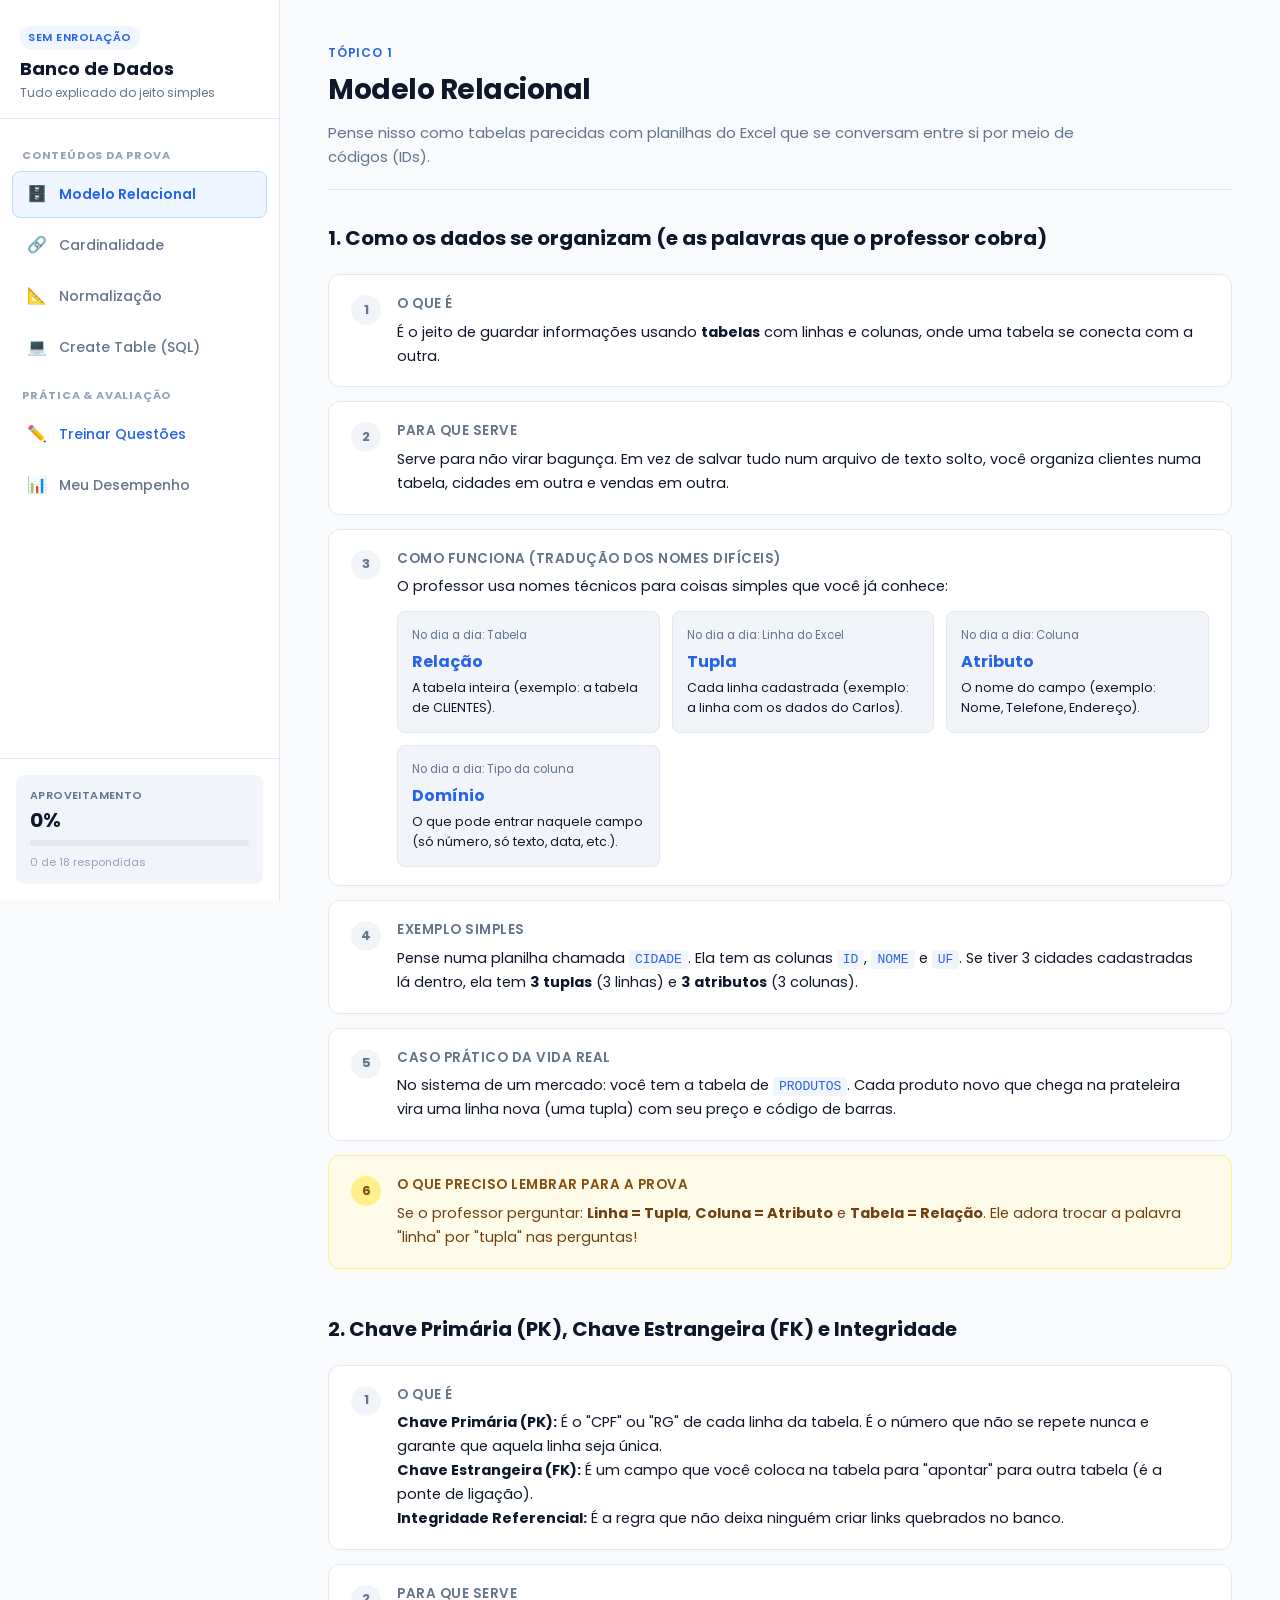
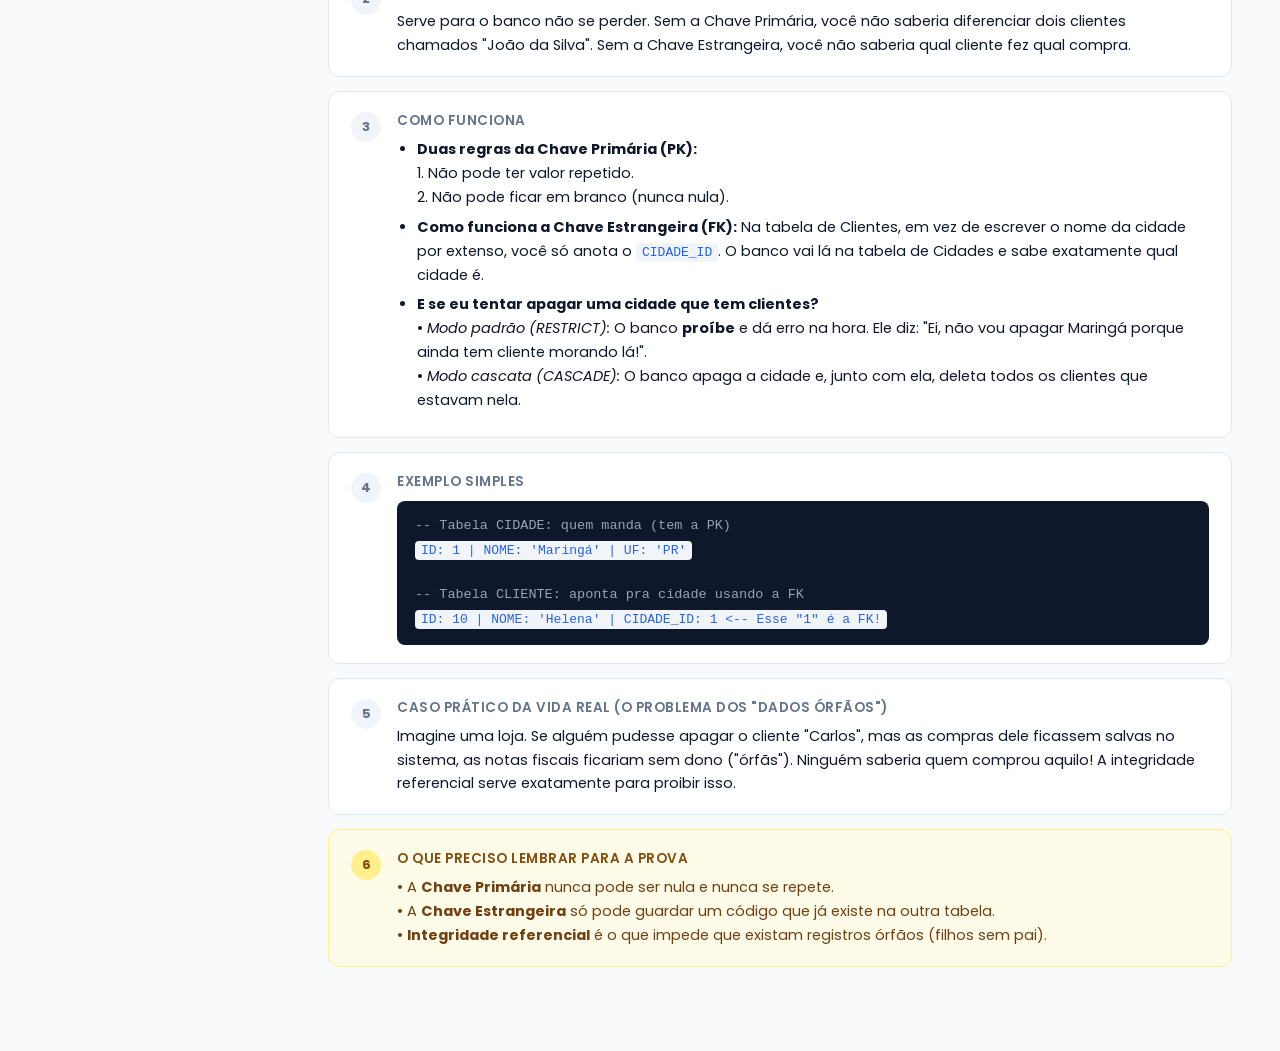
<file: Banco-de-Dados/BANCO-DE-DADOS/index.html>
<!DOCTYPE html>
<html lang="pt-BR">
<head>
  <meta charset="UTF-8">
  <meta name="viewport" content="width=device-width, initial-scale=1.0, maximum-scale=5.0">
  <title>Estudos Descomplicados • Banco de Dados 1º Bimestre</title>
  
  <!-- Fonte Poppins -->
  <link rel="preconnect" href="https://fonts.googleapis.com">
  <link rel="preconnect" href="https://fonts.gstatic.com" crossorigin>
  <link href="https://fonts.googleapis.com/css2?family=Poppins:ital,wght@0,300;0,400;0,500;0,600;0,700;1,400&display=swap" rel="stylesheet">
  
  <style>
    /* ==========================================================================
       RESET & VARIÁVEIS DO SISTEMA
       ========================================================================== */
    :root {
      --font-family: 'Poppins', -apple-system, BlinkMacSystemFont, 'Segoe UI', Roboto, sans-serif;
      
      --bg-app: #f8fafc;
      --bg-surface: #ffffff;
      --bg-subtle: #f1f5f9;
      --bg-hover: #e2e8f0;
      
      --border-color: #e2e8f0;
      --border-focus: #3b82f6;

      --text-main: #0f172a;
      --text-muted: #64748b;
      --text-light: #94a3b8;
      
      --primary: #2563eb;
      --primary-hover: #1d4ed8;
      --primary-soft: #eff6ff;
      --primary-border: #bfdbfe;

      --success: #10b981;
      --success-soft: #ecfdf5;
      --success-border: #a7f3d0;
      --success-text: #065f46;

      --danger: #ef4444;
      --danger-soft: #fef2f2;
      --danger-border: #fecaca;
      --danger-text: #991b1b;

      --warning: #f59e0b;
      --warning-soft: #fffbeb;
      --warning-border: #fde68a;
      --warning-text: #92400e;

      --radius-sm: 8px;
      --radius-md: 12px;
      --radius-lg: 16px;
      
      --sidebar-width: 280px;
      --header-height-mobile: 60px;
      --transition-fast: 0.2s ease;
    }

    *, *::before, *::after {
      box-sizing: border-box;
      margin: 0;
      padding: 0;
    }

    body {
      font-family: var(--font-family);
      background-color: var(--bg-app);
      color: var(--text-main);
      line-height: 1.6;
      font-size: 15px;
      -webkit-font-smoothing: antialiased;
    }

    .app-layout {
      display: flex;
      min-height: 100vh;
    }

    /* Header Mobile */
    .mobile-header {
      display: none;
      position: fixed;
      top: 0;
      left: 0;
      right: 0;
      height: var(--header-height-mobile);
      background-color: var(--bg-surface);
      border-bottom: 1px solid var(--border-color);
      z-index: 50;
      align-items: center;
      justify-content: space-between;
      padding: 0 16px;
    }

    .mobile-menu-btn {
      background: none;
      border: none;
      cursor: pointer;
      display: flex;
      flex-direction: column;
      gap: 5px;
      padding: 8px;
      border-radius: var(--radius-sm);
    }

    .mobile-menu-btn span {
      display: block;
      width: 22px;
      height: 2px;
      background-color: var(--text-main);
      border-radius: 2px;
      transition: var(--transition-fast);
    }

    .mobile-brand {
      display: flex;
      align-items: center;
      gap: 8px;
      font-size: 14px;
    }

    .badge-bim {
      background-color: var(--primary-soft);
      color: var(--primary);
      font-size: 11px;
      font-weight: 600;
      padding: 2px 6px;
      border-radius: 4px;
    }

    .header-stats-mini .mini-score {
      background-color: var(--bg-subtle);
      color: var(--text-muted);
      font-weight: 600;
      font-size: 12px;
      padding: 4px 10px;
      border-radius: 12px;
    }

    /* Sidebar */
    .sidebar {
      width: var(--sidebar-width);
      background-color: var(--bg-surface);
      border-right: 1px solid var(--border-color);
      display: flex;
      flex-direction: column;
      position: fixed;
      top: 0;
      bottom: 0;
      left: 0;
      z-index: 60;
      transition: transform 0.3s ease;
    }

    .sidebar-header {
      padding: 24px 20px 16px 20px;
      border-bottom: 1px solid var(--border-color);
    }

    .tag-status {
      display: inline-block;
      background-color: var(--primary-soft);
      color: var(--primary);
      font-size: 11px;
      font-weight: 600;
      padding: 3px 8px;
      border-radius: 20px;
      margin-bottom: 8px;
      text-transform: uppercase;
      letter-spacing: 0.5px;
    }

    .sidebar-header h2 {
      font-size: 18px;
      font-weight: 700;
      color: var(--text-main);
      line-height: 1.2;
    }

    .sidebar-header .subtitle {
      font-size: 12px;
      color: var(--text-muted);
      margin-top: 4px;
    }

    .sidebar-nav {
      flex: 1;
      overflow-y: auto;
      padding: 16px 12px;
    }

    .nav-section-title {
      font-size: 11px;
      font-weight: 700;
      color: var(--text-light);
      letter-spacing: 0.8px;
      padding: 12px 10px 6px 10px;
      text-transform: uppercase;
    }

    .nav-item {
      width: 100%;
      display: flex;
      align-items: center;
      gap: 12px;
      padding: 12px 14px;
      margin-bottom: 4px;
      background: transparent;
      border: 1px solid transparent;
      border-radius: var(--radius-sm);
      color: var(--text-muted);
      font-family: var(--font-family);
      font-size: 14px;
      font-weight: 500;
      text-align: left;
      cursor: pointer;
      transition: all var(--transition-fast);
      -webkit-tap-highlight-color: transparent;
    }

    .nav-item:hover {
      background-color: var(--bg-subtle);
      color: var(--text-main);
    }

    .nav-item.active {
      background-color: var(--primary-soft);
      color: var(--primary);
      border-color: var(--primary-border);
      font-weight: 600;
    }

    .nav-item.nav-action {
      color: var(--primary);
    }

    .nav-item.nav-action.active {
      background-color: var(--primary);
      color: #ffffff;
      border-color: var(--primary);
    }

    .nav-icon {
      font-size: 16px;
      line-height: 1;
    }

    .sidebar-footer {
      padding: 16px;
      border-top: 1px solid var(--border-color);
    }

    .quick-perf-card {
      background-color: var(--bg-subtle);
      border-radius: var(--radius-sm);
      padding: 12px 14px;
      display: flex;
      flex-direction: column;
      gap: 6px;
    }

    .quick-label {
      font-size: 11px;
      color: var(--text-muted);
      text-transform: uppercase;
      font-weight: 600;
      letter-spacing: 0.4px;
    }

    .quick-perf-card strong {
      font-size: 20px;
      color: var(--text-main);
      line-height: 1;
    }

    .progress-bar-bg {
      width: 100%;
      height: 6px;
      background-color: var(--border-color);
      border-radius: 3px;
      overflow: hidden;
      margin: 4px 0 2px 0;
    }

    .progress-bar-fill {
      height: 100%;
      background-color: var(--primary);
      border-radius: 3px;
      transition: width 0.3s ease;
    }

    .quick-perf-card small {
      font-size: 11px;
      color: var(--text-light);
    }

    .sidebar-overlay {
      display: none;
    }

    /* Conteúdo Principal */
    .main-content {
      flex: 1;
      margin-left: var(--sidebar-width);
      padding: 40px 48px;
      max-width: 1040px;
      min-height: 100vh;
    }

    .content-section {
      display: none;
      animation: fadeIn 0.25s ease-in-out;
    }

    .content-section.active {
      display: block;
    }

    @keyframes fadeIn {
      from { opacity: 0; transform: translateY(6px); }
      to { opacity: 1; transform: translateY(0); }
    }

    .section-header {
      margin-bottom: 32px;
      padding-bottom: 20px;
      border-bottom: 1px solid var(--border-color);
    }

    .topic-tag {
      display: inline-block;
      font-size: 12px;
      font-weight: 600;
      color: var(--primary);
      text-transform: uppercase;
      letter-spacing: 0.8px;
      margin-bottom: 6px;
    }

    .section-header h1 {
      font-size: 28px;
      font-weight: 700;
      color: var(--text-main);
      letter-spacing: -0.5px;
      margin-bottom: 8px;
    }

    .section-desc {
      font-size: 15px;
      color: var(--text-muted);
      max-width: 760px;
    }

    .concept-block {
      margin-bottom: 44px;
    }

    .concept-title {
      font-size: 20px;
      font-weight: 700;
      color: var(--text-main);
      margin-bottom: 20px;
      display: flex;
      align-items: center;
      gap: 10px;
    }

    .step-card {
      display: flex;
      gap: 16px;
      background-color: var(--bg-surface);
      border: 1px solid var(--border-color);
      border-radius: var(--radius-md);
      padding: 18px 22px;
      margin-bottom: 14px;
      transition: border-color var(--transition-fast);
    }

    .step-card:hover {
      border-color: #cbd5e1;
    }

    .step-num {
      width: 30px;
      height: 30px;
      background-color: var(--bg-subtle);
      color: var(--text-muted);
      border-radius: 50%;
      display: flex;
      align-items: center;
      justify-content: center;
      font-size: 13px;
      font-weight: 700;
      flex-shrink: 0;
      margin-top: 2px;
    }

    .step-body {
      flex: 1;
    }

    .step-body h3 {
      font-size: 13.5px;
      font-weight: 600;
      color: var(--text-muted);
      text-transform: uppercase;
      letter-spacing: 0.5px;
      margin-bottom: 6px;
    }

    .step-body p, .step-body ul {
      font-size: 14.5px;
      color: var(--text-main);
      line-height: 1.65;
    }

    .step-body ul {
      padding-left: 20px;
      margin-top: 6px;
    }

    .step-body li {
      margin-bottom: 6px;
    }

    .reminder-card {
      background-color: #fefce8;
      border-color: #fef08a;
    }

    .reminder-card .step-num {
      background-color: #fef08a;
      color: #854d0e;
    }

    .reminder-card .step-body h3 {
      color: #854d0e;
    }

    .reminder-card .step-body p {
      color: #713f12;
    }

    .term-grid {
      display: grid;
      grid-template-columns: repeat(auto-fit, minmax(200px, 1fr));
      gap: 12px;
      margin-top: 12px;
    }

    .term-card {
      background-color: var(--bg-subtle);
      border: 1px solid var(--border-color);
      border-radius: var(--radius-sm);
      padding: 14px;
      display: flex;
      flex-direction: column;
      gap: 4px;
    }

    .term-common {
      font-size: 11.5px;
      color: var(--text-muted);
    }

    .term-formal {
      font-size: 16px;
      font-weight: 700;
      color: var(--primary);
    }

    .term-desc {
      font-size: 12.5px;
      color: var(--text-main);
    }

    .highlight-box {
      padding: 12px 16px;
      border-radius: var(--radius-sm);
      margin: 10px 0;
      font-size: 14px;
    }

    .highlight-box.alert {
      background-color: #fff1f2;
      border-left: 4px solid #f43f5e;
      color: #881337;
    }

    .highlight-box.info {
      background-color: var(--primary-soft);
      border-left: 4px solid var(--primary);
      color: #1e3a8a;
    }

    .code-preview {
      background-color: #0f172a;
      color: #f8fafc;
      padding: 14px 18px;
      border-radius: var(--radius-sm);
      font-family: 'Consolas', 'Monaco', monospace;
      font-size: 13.5px;
      margin-top: 8px;
      overflow-x: auto;
    }

    .code-comment {
      color: #94a3b8;
      display: block;
      margin-bottom: 4px;
    }

    .sql-code {
      background-color: #0f172a;
      color: #e2e8f0;
      padding: 16px;
      border-radius: var(--radius-sm);
      overflow-x: auto;
      font-family: 'Consolas', 'Monaco', monospace;
      font-size: 13.5px;
      line-height: 1.5;
      margin-top: 10px;
    }

    code {
      font-family: 'Consolas', 'Monaco', monospace;
      background-color: var(--bg-subtle);
      padding: 2px 6px;
      border-radius: 4px;
      font-size: 13px;
      color: var(--primary);
    }

    .table-container {
      overflow-x: auto;
      margin-top: 10px;
    }

    .data-table {
      width: 100%;
      border-collapse: collapse;
      background-color: var(--bg-surface);
      border: 1px solid var(--border-color);
      border-radius: var(--radius-sm);
      font-size: 13.5px;
    }

    .data-table th, .data-table td {
      padding: 10px 14px;
      border-bottom: 1px solid var(--border-color);
      text-align: left;
    }

    .data-table th {
      background-color: var(--bg-subtle);
      font-weight: 600;
      color: var(--text-muted);
    }

    /* ==========================================================================
       EXERCÍCIOS & FILTROS DE DIFICULDADE
       ========================================================================== */
    .quiz-controls {
      display: flex;
      align-items: center;
      justify-content: space-between;
      flex-wrap: wrap;
      gap: 16px;
      background-color: var(--bg-surface);
      border: 1px solid var(--border-color);
      border-radius: var(--radius-md);
      padding: 16px 20px;
      margin-bottom: 20px;
    }

    .filters-wrapper {
      display: flex;
      align-items: center;
      flex-wrap: wrap;
      gap: 14px;
      flex: 1;
    }

    .filter-group {
      display: flex;
      align-items: center;
      gap: 8px;
    }

    .filter-group label {
      font-size: 13px;
      font-weight: 600;
      color: var(--text-muted);
      white-space: nowrap;
    }

    .select-input {
      font-family: var(--font-family);
      font-size: 13.5px;
      font-weight: 500;
      padding: 9px 12px;
      border-radius: var(--radius-sm);
      border: 1px solid var(--border-color);
      background-color: var(--bg-subtle);
      color: var(--text-main);
      outline: none;
      cursor: pointer;
    }

    .btn-secondary {
      font-family: var(--font-family);
      font-size: 13px;
      font-weight: 500;
      padding: 10px 16px;
      background-color: var(--bg-subtle);
      color: var(--text-muted);
      border: 1px solid var(--border-color);
      border-radius: var(--radius-sm);
      cursor: pointer;
    }

    .quiz-status-bar {
      display: flex;
      justify-content: space-between;
      align-items: center;
      font-size: 13px;
      color: var(--text-muted);
      margin-bottom: 20px;
    }

    .questions-list {
      display: flex;
      flex-direction: column;
      gap: 20px;
    }

    .question-card {
      background-color: var(--bg-surface);
      border: 1px solid var(--border-color);
      border-radius: var(--radius-md);
      padding: 24px;
      transition: border-color var(--transition-fast);
    }

    .question-header {
      display: flex;
      justify-content: space-between;
      align-items: center;
      flex-wrap: wrap;
      gap: 8px;
      margin-bottom: 12px;
    }

    .q-badges {
      display: flex;
      align-items: center;
      gap: 8px;
    }

    .q-topic-badge {
      font-size: 11px;
      font-weight: 600;
      text-transform: uppercase;
      color: var(--primary);
      background-color: var(--primary-soft);
      padding: 3px 8px;
      border-radius: 12px;
    }

    /* Badges de Dificuldade */
    .q-diff-badge {
      font-size: 11px;
      font-weight: 700;
      padding: 3px 8px;
      border-radius: 12px;
      text-transform: uppercase;
      letter-spacing: 0.4px;
    }

    .q-diff-badge.facil {
      background-color: var(--success-soft);
      color: var(--success-text);
      border: 1px solid var(--success-border);
    }

    .q-diff-badge.medio {
      background-color: var(--warning-soft);
      color: var(--warning-text);
      border: 1px solid var(--warning-border);
    }

    .q-diff-badge.dificil {
      background-color: var(--danger-soft);
      color: var(--danger-text);
      border: 1px solid var(--danger-border);
    }

    .q-type-badge {
      font-size: 11.5px;
      color: var(--text-light);
      font-weight: 500;
    }

    .question-text {
      font-size: 16px;
      font-weight: 600;
      color: var(--text-main);
      line-height: 1.5;
      margin-bottom: 18px;
    }

    .options-container {
      display: flex;
      flex-direction: column;
      gap: 10px;
    }

    .option-btn {
      width: 100%;
      display: flex;
      align-items: flex-start;
      gap: 12px;
      padding: 14px 16px;
      background-color: var(--bg-subtle);
      border: 1px solid var(--border-color);
      border-radius: var(--radius-sm);
      color: var(--text-main);
      font-family: var(--font-family);
      font-size: 14px;
      text-align: left;
      cursor: pointer;
      transition: all var(--transition-fast);
      line-height: 1.45;
      -webkit-tap-highlight-color: transparent;
    }

    .option-btn:hover:not(:disabled) {
      background-color: var(--bg-hover);
      border-color: #cbd5e1;
    }

    .opt-letter {
      display: inline-flex;
      align-items: center;
      justify-content: center;
      width: 24px;
      height: 24px;
      border-radius: 4px;
      background-color: var(--bg-surface);
      border: 1px solid var(--border-color);
      font-weight: 600;
      font-size: 12px;
      flex-shrink: 0;
      color: var(--text-muted);
    }

    .opt-text {
      flex: 1;
    }

    .option-btn.correct {
      background-color: var(--success-soft) !important;
      border-color: var(--success-border) !important;
      color: var(--success-text) !important;
      font-weight: 500;
    }

    .option-btn.correct .opt-letter {
      background-color: var(--success);
      color: #ffffff;
      border-color: var(--success);
    }

    .option-btn.incorrect {
      background-color: var(--danger-soft) !important;
      border-color: var(--danger-border) !important;
      color: var(--danger-text) !important;
    }

    .option-btn.incorrect .opt-letter {
      background-color: var(--danger);
      color: #ffffff;
      border-color: var(--danger);
    }

    .option-btn:disabled {
      cursor: default;
      opacity: 0.95;
    }

    .question-feedback {
      margin-top: 16px;
      padding: 14px 16px;
      border-radius: var(--radius-sm);
      font-size: 13.5px;
      line-height: 1.5;
      display: none;
    }

    .question-feedback.show {
      display: block;
      animation: fadeIn 0.2s ease;
    }

    .question-feedback.feedback-correct {
      background-color: var(--success-soft);
      border: 1px solid var(--success-border);
      color: var(--success-text);
    }

    .question-feedback.feedback-incorrect {
      background-color: var(--danger-soft);
      border: 1px solid var(--danger-border);
      color: var(--danger-text);
    }

    .feedback-title {
      display: flex;
      align-items: center;
      gap: 6px;
      font-weight: 700;
      margin-bottom: 4px;
    }

    /* Métricas */
    .metrics-grid {
      display: grid;
      grid-template-columns: repeat(auto-fit, minmax(200px, 1fr));
      gap: 16px;
      margin-bottom: 24px;
    }

    .metric-card {
      background-color: var(--bg-surface);
      border: 1px solid var(--border-color);
      border-radius: var(--radius-md);
      padding: 20px;
      display: flex;
      flex-direction: column;
      gap: 4px;
    }

    .metric-icon {
      font-size: 20px;
      margin-bottom: 4px;
    }

    .metric-title {
      font-size: 12px;
      font-weight: 600;
      color: var(--text-muted);
      text-transform: uppercase;
      letter-spacing: 0.5px;
    }

    .metric-value {
      font-size: 28px;
      font-weight: 700;
      color: var(--text-main);
      line-height: 1.1;
    }

    .metric-subtitle {
      font-size: 12px;
      color: var(--text-light);
    }

    .metric-card.success .metric-value {
      color: var(--success);
    }

    .metric-card.danger .metric-value {
      color: var(--danger);
    }

    .metric-card.highlight {
      border-color: var(--primary-border);
      background-color: var(--primary-soft);
    }

    .metric-card.highlight .metric-value {
      color: var(--primary);
    }

    .card-box {
      background-color: var(--bg-surface);
      border: 1px solid var(--border-color);
      border-radius: var(--radius-md);
      padding: 24px;
      margin-bottom: 24px;
    }

    .card-box h3 {
      font-size: 16px;
      font-weight: 600;
      color: var(--text-main);
      margin-bottom: 16px;
    }

    .progress-box-header {
      display: flex;
      justify-content: space-between;
      align-items: center;
      margin-bottom: 10px;
    }

    .progress-box-header h3 {
      margin-bottom: 0;
    }

    .progress-box-header span {
      font-size: 13px;
      font-weight: 600;
      color: var(--primary);
    }

    .progress-bar-large {
      width: 100%;
      height: 10px;
      background-color: var(--bg-subtle);
      border-radius: 5px;
      overflow: hidden;
    }

    .progress-bar-fill-large {
      height: 100%;
      background-color: var(--primary);
      border-radius: 5px;
      transition: width 0.4s ease;
    }

    .topic-stats-list {
      display: flex;
      flex-direction: column;
      gap: 14px;
    }

    .topic-stat-item {
      display: flex;
      flex-direction: column;
      gap: 6px;
    }

    .topic-stat-header {
      display: flex;
      justify-content: space-between;
      font-size: 13.5px;
    }

    .topic-stat-name {
      font-weight: 500;
      color: var(--text-main);
    }

    .topic-stat-score {
      color: var(--text-muted);
      font-weight: 600;
    }

    .danger-zone {
      display: flex;
      align-items: center;
      justify-content: space-between;
      flex-wrap: wrap;
      gap: 16px;
      background-color: #fef2f2;
      border: 1px solid var(--danger-border);
      border-radius: var(--radius-md);
      padding: 18px 22px;
    }

    .danger-zone strong {
      display: block;
      font-size: 14px;
      color: var(--danger-text);
      margin-bottom: 2px;
    }

    .danger-zone p {
      font-size: 13px;
      color: #7f1d1d;
    }

    .btn-danger {
      font-family: var(--font-family);
      font-size: 13px;
      font-weight: 600;
      padding: 12px 18px;
      background-color: var(--danger);
      color: #ffffff;
      border: none;
      border-radius: var(--radius-sm);
      cursor: pointer;
    }

    /* ==========================================================================
       RESPONSIVIDADE (CELULAR & TABLET)
       ========================================================================== */
    @media (max-width: 860px) {
      .mobile-header {
        display: flex;
      }

      .sidebar {
        transform: translateX(-100%);
        box-shadow: 4px 0 24px rgba(0, 0, 0, 0.15);
      }

      .sidebar.open {
        transform: translateX(0);
      }

      .sidebar-overlay {
        display: block;
        position: fixed;
        top: 0;
        left: 0;
        right: 0;
        bottom: 0;
        background-color: rgba(15, 23, 42, 0.5);
        z-index: 55;
        opacity: 0;
        pointer-events: none;
        transition: opacity 0.3s ease;
      }

      .sidebar-overlay.active {
        opacity: 1;
        pointer-events: auto;
      }

      .main-content {
        margin-left: 0;
        padding: calc(var(--header-height-mobile) + 20px) 16px 40px 16px;
      }

      .section-header h1 {
        font-size: 22px;
      }

      .step-card {
        padding: 14px 16px;
        gap: 12px;
      }

      .step-num {
        width: 26px;
        height: 26px;
        font-size: 12px;
      }

      .metrics-grid {
        grid-template-columns: 1fr 1fr;
      }

      .question-card {
        padding: 18px 16px;
      }

      .question-text {
        font-size: 15px;
      }
      
      .filters-wrapper {
        flex-direction: column;
        align-items: stretch;
      }

      .filter-group {
        flex-direction: column;
        align-items: flex-start;
      }

      .select-input {
        width: 100%;
      }
    }

    @media (max-width: 480px) {
      .metrics-grid {
        grid-template-columns: 1fr;
      }

      .btn-secondary {
        width: 100%;
        text-align: center;
      }
    }
  </style>
</head>
<body>

  <!-- Barra Superior Mobile -->
  <header class="mobile-header">
    <button id="mobileMenuBtn" class="mobile-menu-btn" aria-label="Abrir Menu">
      <span></span>
      <span></span>
      <span></span>
    </button>
    <div class="mobile-brand">
      <span class="badge-bim">1º Bimestre</span>
      <strong>Banco de Dados</strong>
    </div>
    <div class="header-stats-mini" id="miniStats">
      <span class="mini-score">0%</span>
    </div>
  </header>

  <div class="app-layout">
    
    <!-- Menu Lateral (Sidebar) -->
    <aside class="sidebar" id="sidebar">
      <div class="sidebar-header">
        <div class="logo-area">
          <span class="tag-status">Sem Enrolação</span>
          <h2>Banco de Dados</h2>
          <p class="subtitle">Tudo explicado do jeito simples</p>
        </div>
      </div>

      <nav class="sidebar-nav">
        <p class="nav-section-title">CONTEÚDOS DA PROVA</p>
        <button class="nav-item active" data-target="modelo-relacional">
          <span class="nav-icon">🗄️</span>
          <span class="nav-text">Modelo Relacional</span>
        </button>
        <button class="nav-item" data-target="cardinalidade">
          <span class="nav-icon">🔗</span>
          <span class="nav-text">Cardinalidade</span>
        </button>
        <button class="nav-item" data-target="normalizacao">
          <span class="nav-icon">📐</span>
          <span class="nav-text">Normalização</span>
        </button>
        <button class="nav-item" data-target="create-table">
          <span class="nav-icon">💻</span>
          <span class="nav-text">Create Table (SQL)</span>
        </button>

        <p class="nav-section-title">PRÁTICA & AVALIAÇÃO</p>
        <button class="nav-item nav-action" data-target="treinar">
          <span class="nav-icon">✏️</span>
          <span class="nav-text">Treinar Questões</span>
        </button>
        <button class="nav-item" data-target="desempenho">
          <span class="nav-icon">📊</span>
          <span class="nav-text">Meu Desempenho</span>
        </button>
      </nav>

      <div class="sidebar-footer">
        <div class="quick-perf-card">
          <span class="quick-label">Aproveitamento</span>
          <strong id="sidebarAccuracy">0%</strong>
          <div class="progress-bar-bg">
            <div class="progress-bar-fill" id="sidebarProgressFill" style="width: 0%;"></div>
          </div>
          <small id="sidebarQuestionsCount">0 respondidas</small>
        </div>
      </div>
    </aside>

    <!-- Overlay escuro para fechar menu no mobile -->
    <div class="sidebar-overlay" id="sidebarOverlay"></div>

    <!-- Área Principal de Conteúdo -->
    <main class="main-content">
      
      <!-- ======================================================== -->
      <!-- TÓPICO 1: MODELO RELACIONAL                              -->
      <!-- ======================================================== -->
      <section id="modelo-relacional" class="content-section active">
        <header class="section-header">
          <div class="topic-tag">Tópico 1</div>
          <h1>Modelo Relacional</h1>
          <p class="section-desc">Pense nisso como tabelas parecidas com planilhas do Excel que se conversam entre si por meio de códigos (IDs).</p>
        </header>

        <article class="concept-block">
          <h2 class="concept-title">1. Como os dados se organizam (e as palavras que o professor cobra)</h2>

          <div class="step-card">
            <div class="step-num">1</div>
            <div class="step-body">
              <h3>O que é</h3>
              <p>É o jeito de guardar informações usando <strong>tabelas</strong> com linhas e colunas, onde uma tabela se conecta com a outra.</p>
            </div>
          </div>

          <div class="step-card">
            <div class="step-num">2</div>
            <div class="step-body">
              <h3>Para que serve</h3>
              <p>Serve para não virar bagunça. Em vez de salvar tudo num arquivo de texto solto, você organiza clientes numa tabela, cidades em outra e vendas em outra.</p>
            </div>
          </div>

          <div class="step-card">
            <div class="step-num">3</div>
            <div class="step-body">
              <h3>Como funciona (Tradução dos nomes difíceis)</h3>
              <p>O professor usa nomes técnicos para coisas simples que você já conhece:</p>
              <div class="term-grid">
                <div class="term-card">
                  <span class="term-common">No dia a dia: Tabela</span>
                  <strong class="term-formal">Relação</strong>
                  <span class="term-desc">A tabela inteira (exemplo: a tabela de CLIENTES).</span>
                </div>
                <div class="term-card">
                  <span class="term-common">No dia a dia: Linha do Excel</span>
                  <strong class="term-formal">Tupla</strong>
                  <span class="term-desc">Cada linha cadastrada (exemplo: a linha com os dados do Carlos).</span>
                </div>
                <div class="term-card">
                  <span class="term-common">No dia a dia: Coluna</span>
                  <strong class="term-formal">Atributo</strong>
                  <span class="term-desc">O nome do campo (exemplo: Nome, Telefone, Endereço).</span>
                </div>
                <div class="term-card">
                  <span class="term-common">No dia a dia: Tipo da coluna</span>
                  <strong class="term-formal">Domínio</strong>
                  <span class="term-desc">O que pode entrar naquele campo (só número, só texto, data, etc.).</span>
                </div>
              </div>
            </div>
          </div>

          <div class="step-card">
            <div class="step-num">4</div>
            <div class="step-body">
              <h3>Exemplo simples</h3>
              <p>Pense numa planilha chamada <code>CIDADE</code>. Ela tem as colunas <code>ID</code>, <code>NOME</code> e <code>UF</code>. Se tiver 3 cidades cadastradas lá dentro, ela tem <strong>3 tuplas</strong> (3 linhas) e <strong>3 atributos</strong> (3 colunas).</p>
            </div>
          </div>

          <div class="step-card">
            <div class="step-num">5</div>
            <div class="step-body">
              <h3>Caso prático da vida real</h3>
              <p>No sistema de um mercado: você tem a tabela de <code>PRODUTOS</code>. Cada produto novo que chega na prateleira vira uma linha nova (uma tupla) com seu preço e código de barras.</p>
            </div>
          </div>

          <div class="step-card reminder-card">
            <div class="step-num">6</div>
            <div class="step-body">
              <h3>O que preciso lembrar para a prova</h3>
              <p>Se o professor perguntar: <strong>Linha = Tupla</strong>, <strong>Coluna = Atributo</strong> e <strong>Tabela = Relação</strong>. Ele adora trocar a palavra "linha" por "tupla" nas perguntas!</p>
            </div>
          </div>
        </article>

        <article class="concept-block">
          <h2 class="concept-title">2. Chave Primária (PK), Chave Estrangeira (FK) e Integridade</h2>

          <div class="step-card">
            <div class="step-num">1</div>
            <div class="step-body">
              <h3>O que é</h3>
              <p><strong>Chave Primária (PK):</strong> É o "CPF" ou "RG" de cada linha da tabela. É o número que não se repete nunca e garante que aquela linha seja única.<br>
              <strong>Chave Estrangeira (FK):</strong> É um campo que você coloca na tabela para "apontar" para outra tabela (é a ponte de ligação).<br>
              <strong>Integridade Referencial:</strong> É a regra que não deixa ninguém criar links quebrados no banco.</p>
            </div>
          </div>

          <div class="step-card">
            <div class="step-num">2</div>
            <div class="step-body">
              <h3>Para que serve</h3>
              <p>Serve para o banco não se perder. Sem a Chave Primária, você não saberia diferenciar dois clientes chamados "João da Silva". Sem a Chave Estrangeira, você não saberia qual cliente fez qual compra.</p>
            </div>
          </div>

          <div class="step-card">
            <div class="step-num">3</div>
            <div class="step-body">
              <h3>Como funciona</h3>
              <ul>
                <li><strong>Duas regras da Chave Primária (PK):</strong>
                  <br>1. Não pode ter valor repetido.
                  <br>2. Não pode ficar em branco (nunca nula).
                </li>
                <li><strong>Como funciona a Chave Estrangeira (FK):</strong> Na tabela de Clientes, em vez de escrever o nome da cidade por extenso, você só anota o <code>CIDADE_ID</code>. O banco vai lá na tabela de Cidades e sabe exatamente qual cidade é.</li>
                <li><strong>E se eu tentar apagar uma cidade que tem clientes?</strong>
                  <br>• <em>Modo padrão (RESTRICT):</em> O banco <strong>proíbe</strong> e dá erro na hora. Ele diz: "Ei, não vou apagar Maringá porque ainda tem cliente morando lá!".
                  <br>• <em>Modo cascata (CASCADE):</em> O banco apaga a cidade e, junto com ela, deleta todos os clientes que estavam nela.
                </li>
              </ul>
            </div>
          </div>

          <div class="step-card">
            <div class="step-num">4</div>
            <div class="step-body">
              <h3>Exemplo simples</h3>
              <div class="code-preview">
                <span class="code-comment">-- Tabela CIDADE: quem manda (tem a PK)</span>
                <code>ID: 1 | NOME: 'Maringá' | UF: 'PR'</code>
                <br><br>
                <span class="code-comment">-- Tabela CLIENTE: aponta pra cidade usando a FK</span>
                <code>ID: 10 | NOME: 'Helena' | CIDADE_ID: 1   <-- Esse "1" é a FK!</code>
              </div>
            </div>
          </div>

          <div class="step-card">
            <div class="step-num">5</div>
            <div class="step-body">
              <h3>Caso prático da vida real (O problema dos "dados órfãos")</h3>
              <p>Imagine uma loja. Se alguém pudesse apagar o cliente "Carlos", mas as compras dele ficassem salvas no sistema, as notas fiscais ficariam sem dono ("órfãs"). Ninguém saberia quem comprou aquilo! A integridade referencial serve exatamente para proibir isso.</p>
            </div>
          </div>

          <div class="step-card reminder-card">
            <div class="step-num">6</div>
            <div class="step-body">
              <h3>O que preciso lembrar para a prova</h3>
              <p>• A <strong>Chave Primária</strong> nunca pode ser nula e nunca se repete.<br>
              • A <strong>Chave Estrangeira</strong> só pode guardar um código que já existe na outra tabela.<br>
              • <strong>Integridade referencial</strong> é o que impede que existam registros órfãos (filhos sem pai).</p>
            </div>
          </div>
        </article>
      </section>

      <!-- ======================================================== -->
      <!-- TÓPICO 2: CARDINALIDADE                                  -->
      <!-- ======================================================== -->
      <section id="cardinalidade" class="content-section">
        <header class="section-header">
          <div class="topic-tag">Tópico 2</div>
          <h1>Cardinalidade (Quem se liga com quem)</h1>
          <p class="section-desc">É só descobrir a proporção das coisas: se uma coisa tem muitos da outra, ou se é muitos para muitos.</p>
        </header>

        <article class="concept-block">
          <h2 class="concept-title">1. Relacionamento 1 : N (Um para Muitos)</h2>

          <div class="step-card">
            <div class="step-num">1</div>
            <div class="step-body">
              <h3>O que é</h3>
              <p>É quando um lado da relação pode ter várias coisas do outro lado, mas o outro lado só pode ter uma.</p>
            </div>
          </div>

          <div class="step-card">
            <div class="step-num">2</div>
            <div class="step-body">
              <h3>Para que serve</h3>
              <p>É o tipo mais comum do mundo real. Serve para ligar coisas sem precisar repetir dados à toa.</p>
            </div>
          </div>

          <div class="step-card">
            <div class="step-num">3</div>
            <div class="step-body">
              <h3>Como funciona (A regrinha de ouro que sempre cai na prova)</h3>
              <p class="highlight-box alert">
                ⚠️ <strong>REGRA DE OURO:</strong> Em qual tabela você coloca a Chave Estrangeira (o ID do outro)?<br>
                <strong>SEMPRE NO LADO "MUITOS" (N)!</strong>
              </p>
              <p>Pensa comigo: 1 Cidade tem <strong>MUITOS</strong> clientes. Mas cada cliente mora em <strong>1</strong> cidade.<br>
              Onde você coloca o código da cidade? No cadastro do <strong>CLIENTE</strong>!<br>
              Se você tentasse colocar o código do cliente dentro da Cidade, como faria quando a cidade tivesse 10.000 clientes? Teria que criar 10.000 colunas de cliente na mesma linha da cidade! Não faz sentido nenhum.</p>
            </div>
          </div>

          <div class="step-card">
            <div class="step-num">4</div>
            <div class="step-body">
              <h3>Exemplo simples</h3>
              <p>• <strong>1 Fornecedor</strong> fornece para <strong>Muitas Compras</strong>.<br>
              • Quem é o lado "muitos"? A <strong>COMPRA</strong>.<br>
              • Então o campo <code>FORNECEDOR_ID</code> fica dentro da tabela <code>COMPRA</code>.</p>
            </div>
          </div>

          <div class="step-card">
            <div class="step-num">5</div>
            <div class="step-body">
              <h3>Caso prático da vida real</h3>
              <p>Na escola ou faculdade: 1 Turma tem muitos Alunos. Na ficha de matrícula do aluno é que vem escrito o código da turma dele, e não o contrário.</p>
            </div>
          </div>

          <div class="step-card reminder-card">
            <div class="step-num">6</div>
            <div class="step-body">
              <h3>O que preciso lembrar para a prova</h3>
              <p>Se o professor perguntar: <em>"O cliente nasce em uma cidade, mas a cidade tem muitos clientes. Onde fica a FK?"</em><br>
              Resposta direta: <strong>Na tabela CLIENTE</strong>, porque a FK sempre vai para o lado "Muitos" (N)!</p>
            </div>
          </div>
        </article>

        <article class="concept-block">
          <h2 class="concept-title">2. Relacionamento N : N (Muitos para Muitos) e a Tabela do Meio</h2>

          <div class="step-card">
            <div class="step-num">1</div>
            <div class="step-body">
              <h3>O que é</h3>
              <p>É quando os dois lados podem ter vários do outro. Exemplo: Uma Venda pode ter vários Produtos diferentes, e um mesmo Produto pode ser vendido em várias Vendas diferentes.</p>
            </div>
          </div>

          <div class="step-card">
            <div class="step-num">2</div>
            <div class="step-body">
              <h3>Para que serve (O problema do N:N)</h3>
              <p>Bancos de dados <strong>não conseguem ligar N:N direto</strong>. Não dá pra colocar a chave de um no outro. Para resolver isso, somos <strong>obrigados a criar uma tabelinha no meio</strong>, chamada de <strong>Tabela Associativa</strong> (ou intermediária).</p>
            </div>
          </div>

          <div class="step-card">
            <div class="step-num">3</div>
            <div class="step-body">
              <h3>Como funciona a tabela do meio</h3>
              <p>A tabela do meio (como <code>VENDA_ITENS</code>) pega o ID da Venda e o ID do Produto:</p>
              <ul>
                <li>Ela junta os dois IDs para criar uma <strong>Chave Primária Composta</strong> (chave dupla).</li>
                <li>Guarda também o que aconteceu na hora: quantos itens foram levados (<code>QT</code>) e quanto custou cada um (<code>VL_UNIT</code>).</li>
              </ul>
            </div>
          </div>

          <div class="step-card">
            <div class="step-num">4</div>
            <div class="step-body">
              <h3>Exemplo simples</h3>
              <p>Veja a tabelinha <code>VENDA_ITENS</code> na prática:</p>
              <div class="table-container">
                <table class="data-table">
                  <thead>
                    <tr>
                      <th>VENDA_ID (Código da Venda)</th>
                      <th>PRODUTO_ID (Código do Produto)</th>
                      <th>QT (Quantidade)</th>
                      <th>VL_UNIT (Preço)</th>
                    </tr>
                  </thead>
                  <tbody>
                    <tr>
                      <td>501</td>
                      <td>10 (Martelo)</td>
                      <td>2</td>
                      <td>R$ 20,00</td>
                    </tr>
                    <tr>
                      <td>501</td>
                      <td>11 (Prego)</td>
                      <td>50</td>
                      <td>R$ 0,20</td>
                    </tr>
                  </tbody>
                </table>
              </div>
            </div>
          </div>

          <div class="step-card">
            <div class="step-num">5</div>
            <div class="step-body">
              <h3>Caso prático da vida real (A pegadinha clássica do professor!)</h3>
              <p><strong>Cenário da lista de exercícios:</strong><br>
              Na Venda <code>501</code>, o cliente já comprou o Produto <code>10</code> (Martelo). Se ele resolver levar mais 5 martelos na mesma venda, o caixa pode tentar cadastrar uma linha nova com <code>(501, 10)</code>?<br>
              <strong>Resposta:</strong> <strong>NÃO PODE!</strong> Porque o par <code>501 e 10</code> é a Chave Primária. Se tentar inserir de novo, o banco dá erro de duplicação. O sistema tem que atualizar (dar UPDATE) na linha que já existe, mudando a quantidade de 2 para 7!</p>
            </div>
          </div>

          <div class="step-card reminder-card">
            <div class="step-num">6</div>
            <div class="step-body">
              <h3>O que preciso lembrar para a prova</h3>
              <p>• Relacionamento N:N <strong>sempre gera uma tabela associativa</strong> (tabela intermediária).<br>
              • Na tabela associativa, as duas FKs juntas viram uma <strong>Chave Primária Composta</strong>.</p>
            </div>
          </div>
        </article>
      </section>

      <!-- ======================================================== -->
      <!-- TÓPICO 3: NORMALIZAÇÃO                                   -->
      <!-- ======================================================== -->
      <section id="normalizacao" class="content-section">
        <header class="section-header">
          <div class="topic-tag">Tópico 3</div>
          <h1>Normalização (Organizar as gavetas)</h1>
          <p class="section-desc">Pense na normalização como arrumar um guarda-roupa bagunçado em gavetas separadas para não perder nada.</p>
        </header>

        <article class="concept-block">
          <h2 class="concept-title">1. Por que normalizar? As 3 dores de cabeça (Anomalias)</h2>
          <p>Se você colocar tudo misturado numa tabela só (tipo um tabelão gigante do Excel), você vai ter 3 problemas:</p>
          <div class="term-grid">
            <div class="term-card">
              <strong class="term-formal">Anomalia de Inserção</strong>
              <span class="term-desc">Você quer cadastrar um produto novo na loja, mas o sistema não deixa porque ninguém comprou ele ainda. Você fica travado.</span>
            </div>
            <div class="term-card">
              <strong class="term-formal">Anomalia de Atualização</strong>
              <span class="term-desc">O cliente mudou de telefone. Como o telefone dele estava copiado em 50 compras antigas, você atualiza em uma e esquece nas outras. Os dados ficam bagunçados.</span>
            </div>
            <div class="term-card">
              <strong class="term-formal">Anomalia de Exclusão</strong>
              <span class="term-desc">Você cancela uma venda e, sem querer, o sistema apaga o cliente do banco porque ele só existia naquela linha daquela venda.</span>
            </div>
          </div>
        </article>

        <article class="concept-block">
          <h2 class="concept-title">2. Primeira Forma Normal (1FN) - Cada coisa no seu quadrado</h2>

          <div class="step-card">
            <div class="step-num">1</div>
            <div class="step-body">
              <h3>O que é</h3>
              <p>Significa que <strong>cada campo só pode ter um único valor</strong> (tem que ser "atômico", ou seja, indivisível). Nada de listas ou múltiplos valores amontoados na mesma caixinha.</p>
            </div>
          </div>

          <div class="step-card">
            <div class="step-num">2</div>
            <div class="step-body">
              <h3>Para que serve</h3>
              <p>Para você conseguir pesquisar e filtrar. Se tiver dois telefones na mesma coluna, como o sistema busca quem tem o DDD 44?</p>
            </div>
          </div>

          <div class="step-card">
            <div class="step-num">3</div>
            <div class="step-body">
              <h3>Como funciona</h3>
              <ul>
                <li>❌ <strong>Errado (Quebra a 1FN):</strong> Colocar na coluna Telefone: <code>"9999-1111, 8888-2222"</code>.</li>
                <li>❌ <strong>Também errado:</strong> Fazer colunas repetidas: <code>Telefone1</code>, <code>Telefone2</code>, <code>Telefone3</code>.</li>
                <li>✔️ <strong>Certo (1FN):</strong> Cada linha tem apenas um telefone, ou cria-se uma tabelinha separada para telefones.</li>
              </ul>
            </div>
          </div>

          <div class="step-card">
            <div class="step-num">4</div>
            <div class="step-body">
              <h3>Exemplo simples</h3>
              <p>O campo <code>ENDERECO: "Av Brasil, 1500, Maringá, PR"</code>. Para estar 100% na 1FN, quebre em colunas separadas: Rua, Número, Cidade e Estado.</p>
            </div>
          </div>

          <div class="step-card reminder-card">
            <div class="step-num">6</div>
            <div class="step-body">
              <h3>O que preciso lembrar para a prova</h3>
              <p>Se a questão da prova mostrar: <em>"O campo Telefone guarda vários números separados por vírgula. Qual forma normal foi violada?"</em><br>
              Resposta na lata: <strong>1FN (Primeira Forma Normal)</strong>! A palavra-chave é <strong>ATOMICIDADE</strong>.</p>
            </div>
          </div>
        </article>

        <article class="concept-block">
          <h2 class="concept-title">3. Segunda Forma Normal (2FN) - Não misture o produto com a venda</h2>

          <div class="step-card">
            <div class="step-num">1</div>
            <div class="step-body">
              <h3>O que é</h3>
              <p>A tabela já tem que estar na 1FN. A regra é: <strong>todos os campos têm que depender da chave inteira, e não só de metade dela</strong>.</p>
            </div>
          </div>

          <div class="step-card">
            <div class="step-num">2</div>
            <div class="step-body">
              <h3>Para que serve</h3>
              <p>Evita repetir dados de produtos toda vez que uma venda é feita.</p>
            </div>
          </div>

          <div class="step-card">
            <div class="step-num">3</div>
            <div class="step-body">
              <h3>Como funciona (O segredo da 2FN)</h3>
              <p class="highlight-box info">
                💡 <strong>Preste muita atenção nisso:</strong><br>
                Se a tabela tiver uma chave simples (só o <code>ID</code>), e já estiver na 1FN, <strong>ela já está automaticamente na 2FN!</strong><br>
                A 2FN <strong>só dá problema quando a tabela tem chave composta</strong> (tipo <code>VENDA_ITENS</code>, que junta Venda_ID + Produto_ID).
              </p>
              <p>Pense assim: na tabela <code>VENDA_ITENS</code>, o campo <code>DESCRICAO_DO_PRODUTO</code> depende da venda? Não! O Martelo continua sendo Martelo em qualquer venda. A descrição depende <strong>só do Produto</strong>, e não da Venda. Por isso, a descrição não pode ficar aí!</p>
            </div>
          </div>

          <div class="step-card">
            <div class="step-num">4</div>
            <div class="step-body">
              <h3>Exemplo simples</h3>
              <p>Tire a <code>DESCRICAO_DO_PRODUTO</code> de <code>VENDA_ITENS</code> e deixe-a guardada apenas na tabela <code>PRODUTO</code>. Em <code>VENDA_ITENS</code> fica só a <code>QUANTIDADE</code> vendida.</p>
            </div>
          </div>

          <div class="step-card reminder-card">
            <div class="step-num">6</div>
            <div class="step-body">
              <h3>O que preciso lembrar para a prova</h3>
              <p>Se cair na prova: <em>"Na tabela VENDA_ITENS (Venda_ID, Produto_ID), colocamos a coluna Nome_Produto. Qual regra foi violada?"</em><br>
              Resposta: <strong>Violou a 2FN</strong>, porque o nome do produto depende só de parte da chave (depende só do Produto_ID).</p>
            </div>
          </div>
        </article>

        <article class="concept-block">
          <h2 class="concept-title">4. Terceira Forma Normal (3FN) - Não misture a Cidade com o Cliente</h2>

          <div class="step-card">
            <div class="step-num">1</div>
            <div class="step-body">
              <h3>O que é</h3>
              <p>A tabela já tem que estar na 2FN. A regra é: <strong>um campo comum não pode depender de outro campo comum</strong>. Todo mundo tem que depender direto da Chave Primária.</p>
            </div>
          </div>

          <div class="step-card">
            <div class="step-num">2</div>
            <div class="step-body">
              <h3>Para que serve</h3>
              <p>Serve para não ficar repetindo informações que deveriam ter sua própria tabela.</p>
            </div>
          </div>

          <div class="step-card">
            <div class="step-num">3</div>
            <div class="step-body">
              <h3>Como funciona</h3>
              <p>Imagine a tabela: <code>CLIENTE (ID, NOME, CIDADE_ID, NOME_CIDADE, UF)</code>.</p>
              <ul>
                <li>O <code>NOME</code> depende do cliente (Beleza!).</li>
                <li>Mas <code>NOME_CIDADE</code> e <code>UF</code> dependem do cliente? Não! Dependem do <code>CIDADE_ID</code>!</li>
                <li>Maringá não é do Paraná por causa do cliente João; ela é do Paraná por conta da própria cidade. Isso é o que chamamos de <em>dependência transitiva</em>.</li>
              </ul>
            </div>
          </div>

          <div class="step-card">
            <div class="step-num">4</div>
            <div class="step-body">
              <h3>Exemplo simples (Como consertar)</h3>
              <p>Tire <code>NOME_CIDADE</code> e <code>UF</code> da tabela de Clientes e crie uma tabela própria chamada <code>CIDADE</code>. No Cliente você só deixa o <code>CIDADE_ID</code>.</p>
            </div>
          </div>

          <div class="step-card reminder-card">
            <div class="step-num">6</div>
            <div class="step-body">
              <h3>O que preciso lembrar para a prova</h3>
              <p>A <strong>3FN</strong> é o motivo de separarmos <strong>Cidade</strong> de <strong>Cliente</strong>! Se o campo não depende do ID do cliente, ele tem que ir pra tabela dele.</p>
            </div>
          </div>
        </article>
      </section>

      <!-- ======================================================== -->
      <!-- TÓPICO 4: CREATE TABLE                                   -->
      <!-- ======================================================== -->
      <section id="create-table" class="content-section">
        <header class="section-header">
          <div class="topic-tag">Tópico 4</div>
          <h1>Create Table (Criando as tabelas no código)</h1>
          <p class="section-desc">É a receita de bolo em SQL para mandar o computador criar as tabelas com os tipos certos.</p>
        </header>

        <article class="concept-block">
          <h2 class="concept-title">1. Os tipos de dados que o professor usa</h2>
          <div class="term-grid">
            <div class="term-card">
              <strong class="term-formal">INT</strong>
              <span class="term-desc">Para números inteiros, sem vírgula (ex: códigos de ID, quantidades).</span>
            </div>
            <div class="term-card">
              <strong class="term-formal">VARCHAR(100)</strong>
              <span class="term-desc">Para textos com tamanho que varia até 100 letras (ex: Nomes, Ruas).</span>
            </div>
            <div class="term-card">
              <strong class="term-formal">CHAR(2)</strong>
              <span class="term-desc">Para texto de tamanho exato e fixo (ex: Estado tem sempre 2 letras: 'PR', 'SP').</span>
            </div>
            <div class="term-card">
              <strong class="term-formal">DECIMAL(10,2)</strong>
              <span class="term-desc">Para dinheiro e preços (guarda números com 2 casas decimais depois da vírgula).</span>
            </div>
            <div class="term-card">
              <strong class="term-formal">DATE</strong>
              <span class="term-desc">Para datas (formato ano-mês-dia: '2026-09-19').</span>
            </div>
            <div class="term-card">
              <strong class="term-formal">PRIMARY KEY</strong>
              <span class="term-desc">Avisa o banco que aquele campo é a Chave Primária.</span>
            </div>
            <div class="term-card">
              <strong class="term-formal">FOREIGN KEY</strong>
              <span class="term-desc">Avisa o banco que aquele campo é a Chave Estrangeira ligada em outra tabela.</span>
            </div>
          </div>
        </article>

        <article class="concept-block">
          <h2 class="concept-title">2. Como escrever os 3 tipos de tabelas que caem na prova</h2>

          <div class="step-card">
            <div class="step-num">A</div>
            <div class="step-body">
              <h3>Tipo 1: Tabela Simples (ex: CIDADE)</h3>
              <p>Essa não depende de ninguém, então é a primeira a ser criada:</p>
              <pre class="sql-code"><code>CREATE TABLE CIDADE(
    ID INT PRIMARY KEY,
    NOME VARCHAR(100),
    UF CHAR(2)
);</code></pre>
            </div>
          </div>

          <div class="step-card">
            <div class="step-num">B</div>
            <div class="step-body">
              <h3>Tipo 2: Tabela com Ligação/FK (ex: CLIENTE)</h3>
              <p>Tem o campo <code>CIDADE_ID</code> que aponta para o <code>ID</code> de <code>CIDADE</code>:</p>
              <pre class="sql-code"><code>CREATE TABLE CLIENTE(
    ID INT NOT NULL PRIMARY KEY,
    CIDADE_ID INT NOT NULL,
    NOME VARCHAR(100),
    ENDERECO VARCHAR(150),
    FONE VARCHAR(20),
    DATA_NASC DATE,
    FOREIGN KEY(CIDADE_ID) REFERENCES CIDADE(ID)
);</code></pre>
            </div>
          </div>

          <div class="step-card">
            <div class="step-num">C</div>
            <div class="step-body">
              <h3>Tipo 3: Tabela do Meio N:N com Chave Dupla (ex: VENDA_ITENS)</h3>
              <p>Junta os dois IDs para criar a Chave Primária Composta:</p>
              <pre class="sql-code"><code>CREATE TABLE VENDA_ITENS(
    PRODUTO_ID INT NOT NULL,
    VENDA_ID INT NOT NULL,
    VL_UNIT DECIMAL(10,2),
    QT INT NOT NULL,
    VL_TOTAL DECIMAL(10,2),
    PRIMARY KEY (PRODUTO_ID, VENDA_ID),
    FOREIGN KEY (VENDA_ID) REFERENCES VENDA(ID),
    FOREIGN KEY (PRODUTO_ID) REFERENCES PRODUTO(ID)
);</code></pre>
            </div>
          </div>

          <div class="step-card reminder-card">
            <div class="step-num">6</div>
            <div class="step-body">
              <h3>O que preciso lembrar para a prova</h3>
              <p>
                <strong>1. A ordem importa:</strong> Você não pode criar a tabela CLIENTE antes de criar a tabela CIDADE, porque o cliente precisa apontar para uma cidade que já existe!<br>
                <strong>2. Chave dupla:</strong> Se escreve no final: <code>PRIMARY KEY (campo1, campo2)</code>.<br>
                <strong>3. Chave estrangeira:</strong> A regrinha é sempre <code>FOREIGN KEY (campo_daqui) REFERENCES tabela_de_la(campo_de_la)</code>.
              </p>
            </div>
          </div>
        </article>
      </section>

      <!-- ======================================================== -->
      <!-- SEÇÃO: TREINAR QUESTÕES (EXERCÍCIOS)                     -->
      <!-- ======================================================== -->
      <section id="treinar" class="content-section">
        <header class="section-header">
          <div class="topic-tag">Área Prática</div>
          <h1>Treinar para a Prova</h1>
          <p class="section-desc">Escolha o tema e o <strong>grau de dificuldade</strong> que deseja praticar. As alternativas foram feitas para desafiar seu raciocínio real!</p>
        </header>

        <!-- Filtros de Exercícios com Seletor de Dificuldade -->
        <div class="quiz-controls">
          <div class="filters-wrapper">
            <div class="filter-group">
              <label for="topicFilter">Tema:</label>
              <select id="topicFilter" class="select-input">
                <option value="todos">🔀 Todos os Assuntos</option>
                <option value="modelo-relacional">🗄️ Modelo Relacional</option>
                <option value="cardinalidade">🔗 Cardinalidade</option>
                <option value="normalizacao">📐 Normalização</option>
                <option value="create-table">💻 Create Table</option>
              </select>
            </div>

            <div class="filter-group">
              <label for="difficultyFilter">Dificuldade:</label>
              <select id="difficultyFilter" class="select-input">
                <option value="todos">⭐ Todas as Dificuldades</option>
                <option value="facil">🟢 Fácil (Conceitos Diretos)</option>
                <option value="medio">🟡 Médio (Casos Práticos)</option>
                <option value="dificil">🔴 Difícil (Estilo Prova & Pegadinhas)</option>
              </select>
            </div>
          </div>

          <button id="resetQuizStateBtn" class="btn-secondary">Reiniciar Tentativas Deste Filtro</button>
        </div>

        <div class="quiz-status-bar">
          <span id="quizCountLabel">Exibindo questões...</span>
        </div>

        <div id="questionsContainer" class="questions-list"></div>
      </section>

      <!-- ======================================================== -->
      <!-- SEÇÃO: MEU DESEMPENHO                                    -->
      <!-- ======================================================== -->
      <section id="desempenho" class="content-section">
        <header class="section-header">
          <div class="topic-tag">Estatísticas</div>
          <h1>Meu Desempenho</h1>
          <p class="section-desc">Veja quantas você acertou. Seus pontos ficam salvos automaticamente mesmo se você fechar ou atualizar a página.</p>
        </header>

        <div class="metrics-grid">
          <div class="metric-card">
            <span class="metric-icon">📝</span>
            <span class="metric-title">Respondidas</span>
            <strong class="metric-value" id="statTotalAnswered">0</strong>
            <small class="metric-subtitle">de <span id="statTotalAvailable">0</span> questões</small>
          </div>

          <div class="metric-card success">
            <span class="metric-icon">✅</span>
            <span class="metric-title">Acertos</span>
            <strong class="metric-value" id="statCorrect">0</strong>
            <small class="metric-subtitle">mandou bem!</small>
          </div>

          <div class="metric-card danger">
            <span class="metric-icon">❌</span>
            <span class="metric-title">Erros</span>
            <strong class="metric-value" id="statIncorrect">0</strong>
            <small class="metric-subtitle">para revisar</small>
          </div>

          <div class="metric-card highlight">
            <span class="metric-icon">🎯</span>
            <span class="metric-title">Aproveitamento</span>
            <strong class="metric-value" id="statAccuracy">0%</strong>
            <small class="metric-subtitle" id="statFeedbackMsg">Comece a treinar!</small>
          </div>
        </div>

        <div class="card-box progress-box">
          <div class="progress-box-header">
            <h3>Seu progresso total no simulado</h3>
            <span id="progressPercentageText">0% concluído</span>
          </div>
          <div class="progress-bar-large">
            <div class="progress-bar-fill-large" id="mainProgressFill" style="width: 0%;"></div>
          </div>
        </div>

        <div class="card-box">
          <h3>Como você está em cada assunto</h3>
          <div class="topic-stats-list" id="topicStatsList"></div>
        </div>

        <div class="danger-zone">
          <div>
            <strong>Quer recomeçar do zero?</strong>
            <p>Isso zera todas as suas respostas salvas para você poder treinar tudo de novo.</p>
          </div>
          <button id="clearStorageBtn" class="btn-danger">Zerar Meu Desempenho</button>
        </div>
      </section>

    </main>
  </div>

  <!-- Script Embutido -->
  <script>
    // ==========================================================================
    // 1. BANCO DE QUESTÕES COM GRAU DE DIFICULDADE (FÁCIL / MÉDIO / DIFÍCIL)
    // ==========================================================================
    const QUIZ_DATA = [
      // ------------------------------------------------------------------------
      // MODELO RELACIONAL
      // ------------------------------------------------------------------------
      {
        id: 1,
        topic: 'modelo-relacional',
        topicLabel: 'Modelo Relacional',
        difficulty: 'facil',
        difficultyLabel: 'Fácil',
        type: 'Nomenclatura Técnica',
        question: 'No Modelo Relacional ensinado pelo professor, como são chamados tecnicamente os termos do dia a dia "Tabela", "Linha" e "Coluna"?',
        options: [
          { text: 'Relação, Tupla e Atributo', correct: true },
          { text: 'Entidade, Registro e Campo', correct: false },
          { text: 'Relação, Campo e Tupla', correct: false },
          { text: 'Instância, Tupla e Domínio', correct: false }
        ],
        explanation: 'Correspondência oficial: Tabela = Relação; Linha = Tupla; Coluna = Atributo. Essa equivalência é indispensável para a prova.'
      },
      {
        id: 2,
        topic: 'modelo-relacional',
        topicLabel: 'Modelo Relacional',
        difficulty: 'facil',
        difficultyLabel: 'Fácil',
        type: 'Conceito Direto',
        question: 'Quais são as duas exigências obrigatórias para que uma coluna funcione como Chave Primária (PK) de uma tabela?',
        options: [
          { text: 'Conter apenas números inteiros e ter tamanho fixo.', correct: false },
          { text: 'Não aceitar valores nulos (NOT NULL) e possuir valores únicos sem repetição.', correct: true },
          { text: 'Apontar para outra tabela existente e aceitar valores em branco.', correct: false },
          { text: 'Ter o mesmo nome da tabela e ser do tipo texto.', correct: false }
        ],
        explanation: 'A Chave Primária obrigatoriamente deve ser única (não se repete) e não nula (NOT NULL). Ela não precisa ser exclusivamente numérica, embora números sejam o padrão.'
      },
      {
        id: 3,
        topic: 'modelo-relacional',
        topicLabel: 'Modelo Relacional',
        difficulty: 'medio',
        difficultyLabel: 'Médio',
        type: 'Integridade Referencial',
        question: 'Considere a tabela CLIENTE com o campo CIDADE_ID apontando para CIDADE. O que ocorre se você tentar cadastrar um cliente informando CIDADE_ID = 99, sendo que a cidade 99 não existe na tabela CIDADE?',
        options: [
          { text: 'O banco cadastra o cliente normalmente e deixa a cidade pendente.', correct: false },
          { text: 'O banco cria automaticamente a cidade 99 com nome em branco.', correct: false },
          { text: 'O banco rejeita a inserção por violação da regra de Integridade Referencial.', correct: true },
          { text: 'O banco cadastra o cliente alterando o CIDADE_ID para 1 por padrão.', correct: false }
        ],
        explanation: 'A Integridade Referencial não permite inserir um valor de Chave Estrangeira que não exista previamente na Chave Primária da tabela de destino.'
      },
      {
        id: 4,
        topic: 'modelo-relacional',
        topicLabel: 'Modelo Relacional',
        difficulty: 'dificil',
        difficultyLabel: 'Difícil',
        type: 'Estilo Prova - Exclusão',
        question: 'A cidade de Maringá (ID 1) possui 50 clientes vinculados. Se o administrador tentar executar a exclusão da cidade (DELETE FROM CIDADE WHERE ID = 1), sob qual condição o banco apagará os 50 clientes automaticamente sem emitir erro de bloqueio?',
        options: [
          { text: 'Se a chave estrangeira foi configurada com a cláusula ON DELETE RESTRICT.', correct: false },
          { text: 'Se a chave estrangeira foi configurada com a cláusula ON DELETE CASCADE.', correct: true },
          { text: 'Se a tabela CIDADE tiver menos de 100 registros gravados.', correct: false },
          { text: 'O banco de dados relacional nunca permite exclusão automática em cascata por motivos de segurança.', correct: false }
        ],
        explanation: 'A cláusula ON DELETE CASCADE propaga a exclusão do registro pai para todos os registros filhos dependentes. O modo padrão (sem cascade) é o RESTRICT/NO ACTION, que bloqueia a exclusão.'
      },

      // ------------------------------------------------------------------------
      // CARDINALIDADE
      // ------------------------------------------------------------------------
      {
        id: 5,
        topic: 'cardinalidade',
        topicLabel: 'Cardinalidade',
        difficulty: 'facil',
        difficultyLabel: 'Fácil',
        type: 'Regra de Posicionamento',
        question: 'Em uma relação 1 : N entre FORNECEDOR (1) e COMPRA (N), em qual tabela deve ser criada a Chave Estrangeira (FK)?',
        options: [
          { text: 'Na tabela COMPRA, pois a FK sempre se posiciona no lado N (Muitos).', correct: true },
          { text: 'Na tabela FORNECEDOR, pois ele é a entidade principal da negociação.', correct: false },
          { text: 'Obrigatoriamente em uma tabela intermediária criada para compras.', correct: false },
          { text: 'Nas duas tabelas ao mesmo tempo para criar vínculo duplo.', correct: false }
        ],
        explanation: 'Regra geral de modelagem: em relacionamentos 1:N, a chave estrangeira fica SEMPRE na tabela do lado N ("Muitos"). Logo, FORNECEDOR_ID fica em COMPRA.'
      },
      {
        id: 6,
        topic: 'cardinalidade',
        topicLabel: 'Cardinalidade',
        difficulty: 'medio',
        difficultyLabel: 'Médio',
        type: 'Tabela Associativa',
        question: 'Em um sistema hospitalar, temos MÉDICO e PACIENTE: um médico atende muitos pacientes, e um paciente pode ser atendido por muitos médicos (N:N). Como esse modelo é estruturado fisicamente no banco?',
        options: [
          { text: 'Coloca-se o PACIENTE_ID dentro da tabela MÉDICO.', correct: false },
          { text: 'Coloca-se o MEDICO_ID dentro da tabela PACIENTE.', correct: false },
          { text: 'Cria-se uma tabela associativa (ex: CONSULTA) contendo as FKs de Médico e Paciente formando a PK composta.', correct: true },
          { text: 'Cria-se uma coluna de texto contendo os nomes dos médicos separados por ponto e vírgula.', correct: false }
        ],
        explanation: 'Relacionamento N:N nunca liga as duas tabelas diretamente. É obrigatório criar uma tabela intermediária associativa que recebe as chaves de ambos.'
      },
      {
        id: 7,
        topic: 'cardinalidade',
        topicLabel: 'Cardinalidade',
        difficulty: 'dificil',
        difficultyLabel: 'Difícil',
        type: 'Pegadinha Real da Lista 1',
        question: 'Na tabela VENDA_ITENS, a Chave Primária Composta é (VENDA_ID, PRODUTO_ID). Na venda 501, já consta o produto 10 (Martelo, quantidade 2). O cliente decide comprar mais 5 martelos na mesma venda. Por que o sistema NÃO pode executar um novo comando "INSERT INTO VENDA_ITENS VALUES (501, 10, 5, 20.00, 100.00)"?',
        options: [
          { text: 'Porque o banco acusará erro de violação de Chave Estrangeira em PRODUTO_ID.', correct: false },
          { text: 'Porque violará a restrição de Unicidade da Chave Primária Composta (o par 501, 10 já existe). O correto é executar um comando UPDATE na quantidade existente.', correct: true },
          { text: 'Porque o preço unitário do martelo teria que ser dividido pela nova quantidade.', correct: false },
          { text: 'Porque tabelas associativas só aceitam uma única linha por nota de venda.', correct: false }
        ],
        explanation: 'Em uma Chave Primária Composta, a combinação exata das colunas não pode se repetir! Como (501, 10) já existe na tabela, um novo INSERT com esses mesmos valores é rejeitado pelo banco. A forma correta é dar UPDATE na quantidade para 7.'
      },
      {
        id: 8,
        topic: 'cardinalidade',
        topicLabel: 'Cardinalidade',
        difficulty: 'dificil',
        difficultyLabel: 'Difícil',
        type: 'Rastreamento de Dados (Lista 1)',
        question: 'Analise o fluxo de dados comerciais: CIDADE (1) ---> (N) CLIENTE (1) ---> (N) VENDA (1) ---> (N) VENDA_ITENS (N) <--- (1) PRODUTO. Para descobrir em qual cidade reside o comprador de um produto específico, qual é a sequência correta de junção de chaves?',
        options: [
          { text: 'PRODUTO -> CIDADE -> CLIENTE -> VENDA', correct: false },
          { text: 'PRODUTO -> VENDA_ITENS (via PRODUTO_ID) -> VENDA (via VENDA_ID) -> CLIENTE (via CLIENTE_ID) -> CIDADE (via CIDADE_ID)', correct: true },
          { text: 'VENDA_ITENS -> CLIENTE -> CIDADE diretamente por CIDADE_ID', correct: false },
          { text: 'CIDADE -> PRODUTO -> VENDA_ITENS -> CLIENTE', correct: false }
        ],
        explanation: 'Para rastrear a cidade de quem comprou o produto, o banco segue o caminho das FKs: parte de Produto até Venda_Itens, sobe para Venda, alcança o Cliente comprador e chega na Cidade onde ele mora.'
      },

      // ------------------------------------------------------------------------
      // NORMALIZAÇÃO
      // ------------------------------------------------------------------------
      {
        id: 9,
        topic: 'normalizacao',
        topicLabel: 'Normalização',
        difficulty: 'facil',
        difficultyLabel: 'Fácil',
        type: 'Primeira Forma Normal',
        question: 'Um cadastro de clientes armazena múltiplos e-mails no mesmo campo: "joao@email.com; joao.trabalho@empresa.com". Qual Forma Normal está sendo violada?',
        options: [
          { text: 'Terceira Forma Normal (3FN), por dependência funcional.', correct: false },
          { text: 'Segunda Forma Normal (2FN), por falta de chave composta.', correct: false },
          { text: 'Primeira Forma Normal (1FN), pois ela exige atomicidade e proíbe atributos multivalorados.', correct: true },
          { text: 'Quarta Forma Normal (4FN), por excesso de caracteres.', correct: false }
        ],
        explanation: 'A 1FN exige que cada campo contenha apenas um valor único e indivisível (atômico). Guardar mais de um e-mail na mesma célula quebra a 1FN.'
      },
      {
        id: 10,
        topic: 'normalizacao',
        topicLabel: 'Normalização',
        difficulty: 'medio',
        difficultyLabel: 'Médio',
        type: 'Anomalias de Dados',
        question: 'Em uma concessionária, os dados dos carros e de suas revisões estão em uma única tabela não-normalizada. Quando a última revisão de um carro antigo é excluída do sistema, os dados do próprio carro são apagados sem querer. Qual anomalia ocorreu?',
        options: [
          { text: 'Anomalia de Inserção.', correct: false },
          { text: 'Anomalia de Atualização.', correct: false },
          { text: 'Anomalia de Exclusão.', correct: true },
          { text: 'Anomalia de Redundância Transitiva.', correct: false }
        ],
        explanation: 'A Anomalia de Exclusão acontece quando a remoção de um registro secundário causa a perda involuntária de informações importantes que não tinham tabela própria.'
      },
      {
        id: 11,
        topic: 'normalizacao',
        topicLabel: 'Normalização',
        difficulty: 'medio',
        difficultyLabel: 'Médio',
        type: 'Segunda Forma Normal',
        question: 'Para que uma tabela esteja de acordo com a Segunda Forma Normal (2FN), quais são os dois requisitos fundamentais?',
        options: [
          { text: 'Estar na 1FN e todos os atributos não-chave dependerem da Chave Primária inteira (sem dependência parcial).', correct: true },
          { text: 'Estar na 3FN e não possuir nenhuma chave estrangeira.', correct: false },
          { text: 'Estar na 1FN e possuir apenas colunas de texto.', correct: false },
          { text: 'Possuir no máximo duas tabelas associadas no banco.', correct: false }
        ],
        explanation: 'A 2FN exige: 1º Estar na 1FN; 2º Dependência Funcional Total (nenhum campo pode depender de apenas uma parte de uma chave primária composta).'
      },
      {
        id: 12,
        topic: 'normalizacao',
        topicLabel: 'Normalização',
        difficulty: 'dificil',
        difficultyLabel: 'Difícil',
        type: 'Pegadinha 2FN vs 3FN (Lista 2)',
        question: 'Considere a tabela associativa VENDA_ITENS (VENDA_ID, PRODUTO_ID, VL_UNIT, QT, PRODUTO_NOME). O campo PRODUTO_NOME viola a 2FN ou a 3FN, e por quê?',
        options: [
          { text: 'Viola a 3FN, porque PRODUTO_NOME é um campo não-chave dependendo de QT (outro campo não-chave).', correct: false },
          { text: 'Viola a 2FN, porque PRODUTO_NOME depende apenas de PRODUTO_ID (parte da chave primária composta), e não da venda.', correct: true },
          { text: 'Viola a 1FN, porque nomes de produtos possuem espaços e não são atômicos.', correct: false },
          { text: 'Não viola nenhuma forma normal, pois todo item de venda precisa exibir o nome do produto.', correct: false }
        ],
        explanation: 'Essa é a clássica pegadinha de prova: como a chave primária é composta (VENDA_ID + PRODUTO_ID), o nome do produto depende exclusivamente de PRODUTO_ID (dependência parcial). Logo, viola a 2FN!'
      },
      {
        id: 13,
        topic: 'normalizacao',
        topicLabel: 'Normalização',
        difficulty: 'dificil',
        difficultyLabel: 'Difícil',
        type: 'Terceira Forma Normal (Lista 2)',
        question: 'Na tabela CLIENTE (ID, NOME, CIDADE_ID, CIDADE_NOME, CIDADE_UF), a Chave Primária é simples (ID). Por que essa estrutura viola a 3ª Forma Normal (3FN)?',
        options: [
          { text: 'Porque CIDADE_NOME e CIDADE_UF dependem de CIDADE_ID (atributo não-chave determinando outros atributos não-chave, gerando dependência transitiva).', correct: true },
          { text: 'Porque a chave primária ID é simples, e a 3FN exige obrigatoriamente chave composta.', correct: false },
          { text: 'Porque viola a 2FN por dependência parcial da chave ID.', correct: false },
          { text: 'Porque o estado (UF) possui 2 letras e quebra a atomicidade da 1FN.', correct: false }
        ],
        explanation: 'Na tabela Cliente, a PK é ID. Os campos CIDADE_NOME e CIDADE_UF dependem de CIDADE_ID (que não é a PK de cliente). Essa dependência indireta (transitiva) entre atributos não-chave viola a 3FN. Solução: mover para a tabela CIDADE.'
      },
      {
        id: 14,
        topic: 'normalizacao',
        topicLabel: 'Normalização',
        difficulty: 'dificil',
        difficultyLabel: 'Difícil',
        type: 'Regra de Chave Simples',
        question: 'Se uma tabela possui Chave Primária Simples (formada por apenas UMA coluna, ex: PRODUTO com ID) e já está na 1FN, ela pode violar a 2FN?',
        options: [
          { text: 'Sim, se possuir mais de 5 colunas cadastradas.', correct: false },
          { text: 'Sim, caso tenha campos de data e valor monetário juntos.', correct: false },
          { text: 'Não, pois para violar a 2FN é obrigatório existir dependência de "parte de chave", o que só existe em Chaves Compostas.', correct: true },
          { text: 'Sim, pois a 2FN analisa dependência entre atributos não-chave.', correct: false }
        ],
        explanation: 'Fato crucial de prova: toda tabela com Chave Primária Simples que já está na 1FN está AUTOMATICAMENTE na 2FN, pois não há como depender de "metade" de uma chave de uma coluna só!'
      },

      // ------------------------------------------------------------------------
      // CREATE TABLE
      // ------------------------------------------------------------------------
      {
        id: 15,
        topic: 'create-table',
        topicLabel: 'Create Table',
        difficulty: 'facil',
        difficultyLabel: 'Fácil',
        type: 'Sintaxe SQL',
        question: 'No código do professor, qual comando cria a tabela CIDADE com a coluna ID inteira e chave primária, Nome e UF?',
        options: [
          { text: 'CREATE TABLE CIDADE ( ID INT PRIMARY KEY, NOME VARCHAR(100), UF CHAR(2) );', correct: true },
          { text: 'ADD TABLE CIDADE ( ID INT NOT NULL, NOME VARCHAR(100), UF STRING(2) );', correct: false },
          { text: 'CREATE TABLE CIDADE [ ID PRIMARY KEY, NOME TEXT, UF CHAR ];', correct: false },
          { text: 'NEW TABLE CIDADE ( ID INT, NOME VARCHAR(100), UF CHAR(2) );', correct: false }
        ],
        explanation: 'A instrução padrão da DDL SQL é "CREATE TABLE nome ( col tipo restrições... );". Para UF fixa de 2 caracteres, usa-se CHAR(2).'
      },
      {
        id: 16,
        topic: 'create-table',
        topicLabel: 'Create Table',
        difficulty: 'medio',
        difficultyLabel: 'Médio',
        type: 'Ordem de Criação DDL',
        question: 'Ao executar um script SQL para criar as tabelas COMPRA (com FORNECEDOR_ID referenciando FORNECEDOR) e a própria tabela FORNECEDOR, qual deve ser criada primeiro?',
        options: [
          { text: 'A tabela FORNECEDOR deve ser criada primeiro, pois a tabela COMPRA faz referência à sua chave primária.', correct: true },
          { text: 'A tabela COMPRA deve ser criada primeiro, porque é a tabela que gera receita.', correct: false },
          { text: 'A ordem não importa no SQL, pois o banco compila tudo em lote no final.', correct: false },
          { text: 'Elas precisam obrigatoriamente ser criadas no mesmo comando CREATE TABLE.', correct: false }
        ],
        explanation: 'A tabela "pai" (referenciada) SEMPRE deve existir antes da tabela "filha" (que contém a FK). Se tentar criar COMPRA antes de FORNECEDOR, o banco acusará erro de tabela referenciada inexistente.'
      },
      {
        id: 17,
        topic: 'create-table',
        topicLabel: 'Create Table',
        difficulty: 'dificil',
        difficultyLabel: 'Difícil',
        type: 'Chave Composta na DDL',
        question: 'Qual das opções abaixo declara de forma sintaticamente CORRETA uma Chave Primária Composta de PRODUTO_ID e VENDA_ID no comando CREATE TABLE?',
        options: [
          { text: 'PRODUTO_ID INT PRIMARY KEY, VENDA_ID INT PRIMARY KEY, VL_UNIT DECIMAL(10,2)', correct: false },
          { text: 'PRODUTO_ID INT NOT NULL, VENDA_ID INT NOT NULL, VL_UNIT DECIMAL(10,2), PRIMARY KEY (PRODUTO_ID, VENDA_ID)', correct: true },
          { text: 'PRODUTO_ID INT NOT NULL, VENDA_ID INT NOT NULL, PRIMARY KEY = (PRODUTO_ID + VENDA_ID)', correct: false },
          { text: 'COMPOSITE KEY (PRODUTO_ID, VENDA_ID) REFERENCES VENDA_ITENS', correct: false }
        ],
        explanation: 'No SQL não se pode usar a palavra "PRIMARY KEY" duas vezes em colunas separadas (isso geraria erro de chave primária duplicada na tabela). A declaração de chave composta é feita no final: PRIMARY KEY (coluna1, coluna2).'
      },
      {
        id: 18,
        topic: 'create-table',
        topicLabel: 'Create Table',
        difficulty: 'dificil',
        difficultyLabel: 'Difícil',
        type: 'Restrição via ALTER TABLE',
        question: 'O professor também ensina adicionar Chaves Estrangeiras depois que as tabelas já foram criadas. Qual comando ALTER TABLE adiciona a FK na tabela COMPRA_ITENS referenciando COMPRA?',
        options: [
          { text: 'ALTER TABLE COMPRA_ITENS ADD CONSTRAINT FK_COMPRA FOREIGN KEY (COMPRA_ID) REFERENCES COMPRA(ID);', correct: true },
          { text: 'ALTER TABLE COMPRA ADD FOREIGN KEY (COMPRA_ID) TO COMPRA_ITENS(ID);', correct: false },
          { text: 'MODIFY TABLE COMPRA_ITENS SET FK (COMPRA_ID) IN COMPRA(ID);', correct: false },
          { text: 'UPDATE TABLE COMPRA_ITENS LINK COMPRA_ID -> COMPRA(ID);', correct: false }
        ],
        explanation: 'Sintaxe oficial ensinada nas notas de aula do professor: ALTER TABLE tabela_filha ADD CONSTRAINT nome_fk FOREIGN KEY (coluna_fk) REFERENCES tabela_pai(coluna_pk);'
      }
    ];

    // ==========================================================================
    // 2. LOCALSTORAGE
    // ==========================================================================
    const STORAGE_KEY = 'antigravity_bd_estudos_progress_v2';
    let userProgress = { answers: {} };

    function loadProgress() {
      try {
        const saved = localStorage.getItem(STORAGE_KEY);
        if (saved) {
          userProgress = JSON.parse(saved);
          if (!userProgress.answers) userProgress.answers = {};
        }
      } catch (e) {
        userProgress = { answers: {} };
      }
    }

    function saveProgress() {
      try {
        localStorage.setItem(STORAGE_KEY, JSON.stringify(userProgress));
      } catch (e) {}
    }

    // ==========================================================================
    // 3. NAVEGAÇÃO
    // ==========================================================================
    function initNavigation() {
      const navButtons = document.querySelectorAll('.nav-item');
      const sections = document.querySelectorAll('.content-section');
      const sidebar = document.getElementById('sidebar');
      const overlay = document.getElementById('sidebarOverlay');
      const mobileMenuBtn = document.getElementById('mobileMenuBtn');

      function switchTab(targetId) {
        navButtons.forEach(btn => {
          if (btn.getAttribute('data-target') === targetId) {
            btn.classList.add('active');
          } else {
            btn.classList.remove('active');
          }
        });

        sections.forEach(sec => {
          if (sec.id === targetId) {
            sec.classList.add('active');
          } else {
            sec.classList.remove('active');
          }
        });

        if (sidebar.classList.contains('open')) {
          sidebar.classList.remove('open');
          overlay.classList.remove('active');
        }

        window.scrollTo({ top: 0, behavior: 'smooth' });

        if (targetId === 'desempenho') {
          renderPerformanceMetrics();
        }
      }

      navButtons.forEach(btn => {
        btn.addEventListener('click', () => {
          const target = btn.getAttribute('data-target');
          switchTab(target);
        });
      });

      if (mobileMenuBtn) {
        mobileMenuBtn.addEventListener('click', () => {
          sidebar.classList.toggle('open');
          overlay.classList.toggle('active');
        });
      }

      if (overlay) {
        overlay.addEventListener('click', () => {
          sidebar.classList.remove('open');
          overlay.classList.remove('active');
        });
      }
    }

    // ==========================================================================
    // 4. EXERCÍCIOS (FILTRO POR TEMA E DIFICULDADE)
    // ==========================================================================
    function renderQuestions() {
      const container = document.getElementById('questionsContainer');
      const topicFilter = document.getElementById('topicFilter').value;
      const difficultyFilter = document.getElementById('difficultyFilter').value;
      const countLabel = document.getElementById('quizCountLabel');

      if (!container) return;
      container.innerHTML = '';

      const filteredQuestions = QUIZ_DATA.filter(q => {
        const matchTopic = (topicFilter === 'todos' || q.topic === topicFilter);
        const matchDiff = (difficultyFilter === 'todos' || q.difficulty === difficultyFilter);
        return matchTopic && matchDiff;
      });

      countLabel.textContent = `Mostrando ${filteredQuestions.length} questões com os filtros atuais`;

      if (filteredQuestions.length === 0) {
        container.innerHTML = `
          <div class="card-box" style="text-align: center; padding: 40px 20px;">
            <p style="font-size: 16px; color: var(--text-muted); margin-bottom: 10px;">Nenhuma questão encontrada para essa combinação de filtros.</p>
            <small style="color: var(--text-light);">Tente selecionar "Todas as Dificuldades" ou outro tema.</small>
          </div>
        `;
        return;
      }

      filteredQuestions.forEach((q, index) => {
        const card = document.createElement('div');
        card.className = 'question-card';
        card.id = `q-card-${q.id}`;

        const answeredData = userProgress.answers[q.id];
        const isAnswered = !!answeredData;

        // Header com Badges de Tema e Dificuldade
        const header = document.createElement('div');
        header.className = 'question-header';
        header.innerHTML = `
          <div class="q-badges">
            <span class="q-topic-badge">${q.topicLabel}</span>
            <span class="q-diff-badge ${q.difficulty}">${q.difficultyLabel}</span>
          </div>
          <span class="q-type-badge">${q.type} • Questão ${index + 1} de ${filteredQuestions.length}</span>
        `;
        card.appendChild(header);

        // Texto da Pergunta
        const textEl = document.createElement('h3');
        textEl.className = 'question-text';
        textEl.textContent = q.question;
        card.appendChild(textEl);

        // Opções
        const optContainer = document.createElement('div');
        optContainer.className = 'options-container';

        q.options.forEach((opt, optIndex) => {
          const btn = document.createElement('button');
          btn.className = 'option-btn';
          btn.type = 'button';

          const letter = String.fromCharCode(65 + optIndex);

          btn.innerHTML = `
            <span class="opt-letter">${letter}</span>
            <span class="opt-text">${opt.text}</span>
          `;

          if (isAnswered) {
            btn.disabled = true;
            if (opt.correct) {
              btn.classList.add('correct');
            } else if (answeredData.selectedIndex === optIndex) {
              btn.classList.add('incorrect');
            }
          } else {
            btn.addEventListener('click', () => handleAnswer(q.id, optIndex, card));
          }

          optContainer.appendChild(btn);
        });

        card.appendChild(optContainer);

        // Feedback
        const feedbackBox = document.createElement('div');
        feedbackBox.className = 'question-feedback';
        feedbackBox.id = `feedback-${q.id}`;

        if (isAnswered) {
          feedbackBox.classList.add('show');
          if (answeredData.isCorrect) {
            feedbackBox.classList.add('feedback-correct');
            feedbackBox.innerHTML = `
              <div class="feedback-title">✅ Boa! Você acertou!</div>
              <p>${q.explanation}</p>
            `;
          } else {
            feedbackBox.classList.add('feedback-incorrect');
            feedbackBox.innerHTML = `
              <div class="feedback-title">❌ Quase lá! Não era essa.</div>
              <p>${q.explanation}</p>
            `;
          }
        }

        card.appendChild(feedbackBox);
        container.appendChild(card);
      });
    }

    function handleAnswer(questionId, selectedIndex, cardElement) {
      const question = QUIZ_DATA.find(q => q.id === questionId);
      if (!question) return;

      const isCorrect = question.options[selectedIndex].correct;

      userProgress.answers[questionId] = {
        selectedIndex,
        isCorrect,
        answeredAt: new Date().toISOString()
      };
      saveProgress();

      const buttons = cardElement.querySelectorAll('.option-btn');
      buttons.forEach((btn, idx) => {
        btn.disabled = true;
        if (question.options[idx].correct) {
          btn.classList.add('correct');
        } else if (idx === selectedIndex) {
          btn.classList.add('incorrect');
        }
      });

      const feedbackBox = cardElement.querySelector(`#feedback-${questionId}`);
      if (feedbackBox) {
        feedbackBox.classList.remove('feedback-correct', 'feedback-incorrect');
        if (isCorrect) {
          feedbackBox.classList.add('feedback-correct');
          feedbackBox.innerHTML = `
            <div class="feedback-title">✅ Boa! Você acertou!</div>
            <p>${question.explanation}</p>
          `;
        } else {
          feedbackBox.classList.add('feedback-incorrect');
          feedbackBox.innerHTML = `
            <div class="feedback-title">❌ Quase lá! Não era essa.</div>
            <p>${question.explanation}</p>
          `;
        }
        feedbackBox.classList.add('show');
      }

      updateGlobalStatsIndicators();
    }

    // ==========================================================================
    // 5. DESEMPENHO
    // ==========================================================================
    function calculateStats() {
      const totalAvailable = QUIZ_DATA.length;
      const answeredIds = Object.keys(userProgress.answers);
      const totalAnswered = answeredIds.length;

      let correctCount = 0;
      answeredIds.forEach(id => {
        if (userProgress.answers[id] && userProgress.answers[id].isCorrect) {
          correctCount++;
        }
      });

      const incorrectCount = totalAnswered - correctCount;
      const accuracy = totalAnswered > 0 ? Math.round((correctCount / totalAnswered) * 100) : 0;
      const completionPercentage = Math.round((totalAnswered / totalAvailable) * 100);

      return {
        totalAvailable,
        totalAnswered,
        correctCount,
        incorrectCount,
        accuracy,
        completionPercentage
      };
    }

    function updateGlobalStatsIndicators() {
      const stats = calculateStats();

      const sbAccuracy = document.getElementById('sidebarAccuracy');
      const sbFill = document.getElementById('sidebarProgressFill');
      const sbCount = document.getElementById('sidebarQuestionsCount');
      const miniStats = document.getElementById('miniStats');

      if (sbAccuracy) sbAccuracy.textContent = `${stats.accuracy}%`;
      if (sbFill) sbFill.style.width = `${stats.accuracy}%`;
      if (sbCount) sbCount.textContent = `${stats.totalAnswered} de ${stats.totalAvailable} respondidas`;

      if (miniStats) {
        miniStats.innerHTML = `<span class="mini-score">${stats.accuracy}% (${stats.totalAnswered}/${stats.totalAvailable})</span>`;
      }
    }

    function renderPerformanceMetrics() {
      const stats = calculateStats();

      const elAnswered = document.getElementById('statTotalAnswered');
      const elAvailable = document.getElementById('statTotalAvailable');
      const elCorrect = document.getElementById('statCorrect');
      const elIncorrect = document.getElementById('statIncorrect');
      const elAccuracy = document.getElementById('statAccuracy');
      const elFeedbackMsg = document.getElementById('statFeedbackMsg');
      const elMainProgress = document.getElementById('mainProgressFill');
      const elProgressText = document.getElementById('progressPercentageText');

      if (elAnswered) elAnswered.textContent = stats.totalAnswered;
      if (elAvailable) elAvailable.textContent = stats.totalAvailable;
      if (elCorrect) elCorrect.textContent = stats.correctCount;
      if (elIncorrect) elIncorrect.textContent = stats.incorrectCount;
      if (elAccuracy) elAccuracy.textContent = `${stats.accuracy}%`;

      if (elMainProgress) elMainProgress.style.width = `${stats.completionPercentage}%`;
      if (elProgressText) elProgressText.textContent = `${stats.completionPercentage}% concluído`;

      if (elFeedbackMsg) {
        if (stats.totalAnswered === 0) {
          elFeedbackMsg.textContent = 'Comece a treinar!';
        } else if (stats.accuracy >= 80) {
          elFeedbackMsg.textContent = '🔥 Tá mandando muito bem! Quase lá na prova!';
        } else if (stats.accuracy >= 60) {
          elFeedbackMsg.textContent = '👍 Bom ritmo! Dá uma olhada nas que você errou.';
        } else {
          elFeedbackMsg.textContent = '💡 Vale a pena dar uma lida no resumo antes de continuar.';
        }
      }

      const topicList = document.getElementById('topicStatsList');
      if (topicList) {
        topicList.innerHTML = '';

        const topics = [
          { key: 'modelo-relacional', title: 'Modelo Relacional' },
          { key: 'cardinalidade', title: 'Cardinalidade' },
          { key: 'normalizacao', title: 'Normalização' },
          { key: 'create-table', title: 'Create Table' }
        ];

        topics.forEach(t => {
          const topicQuestions = QUIZ_DATA.filter(q => q.topic === t.key);
          let answeredTopic = 0;
          let correctTopic = 0;

          topicQuestions.forEach(q => {
            const a = userProgress.answers[q.id];
            if (a) {
              answeredTopic++;
              if (a.isCorrect) correctTopic++;
            }
          });

          const topicAcc = answeredTopic > 0 ? Math.round((correctTopic / answeredTopic) * 100) : 0;

          const item = document.createElement('div');
          item.className = 'topic-stat-item';
          item.innerHTML = `
            <div class="topic-stat-header">
              <span class="topic-stat-name">${t.title}</span>
              <span class="topic-stat-score">${correctTopic}/${answeredTopic} corretas (${topicAcc}%)</span>
            </div>
            <div class="progress-bar-bg">
              <div class="progress-bar-fill" style="width: ${topicAcc}%;"></div>
            </div>
          `;
          topicList.appendChild(item);
        });
      }

      updateGlobalStatsIndicators();
    }

    // ==========================================================================
    // 6. INICIALIZAÇÃO
    // ==========================================================================
    document.addEventListener('DOMContentLoaded', () => {
      loadProgress();
      initNavigation();
      renderQuestions();
      updateGlobalStatsIndicators();

      const topicFilter = document.getElementById('topicFilter');
      const diffFilter = document.getElementById('difficultyFilter');

      if (topicFilter) {
        topicFilter.addEventListener('change', renderQuestions);
      }
      if (diffFilter) {
        diffFilter.addEventListener('change', renderQuestions);
      }

      const resetQuizBtn = document.getElementById('resetQuizStateBtn');
      if (resetQuizBtn) {
        resetQuizBtn.addEventListener('click', () => {
          const tFilter = document.getElementById('topicFilter').value;
          const dFilter = document.getElementById('difficultyFilter').value;
          const targetQuestions = QUIZ_DATA.filter(q => {
            const matchTopic = (tFilter === 'todos' || q.topic === tFilter);
            const matchDiff = (dFilter === 'todos' || q.difficulty === dFilter);
            return matchTopic && matchDiff;
          });

          if (confirm(`Quer reiniciar as tentativas das ${targetQuestions.length} questões exibidas?`)) {
            targetQuestions.forEach(q => {
              delete userProgress.answers[q.id];
            });
            saveProgress();
            renderQuestions();
            updateGlobalStatsIndicators();
          }
        });
      }

      const clearBtn = document.getElementById('clearStorageBtn');
      if (clearBtn) {
        clearBtn.addEventListener('click', () => {
          if (confirm('Quer apagar todo o seu histórico para fazer o simulado do zero?')) {
            userProgress = { answers: {} };
            saveProgress();
            renderQuestions();
            renderPerformanceMetrics();
            alert('Pronto! Tudo zerado para você começar de novo.');
          }
        });
      }
    });
  </script>
</body>
</html>
</file>
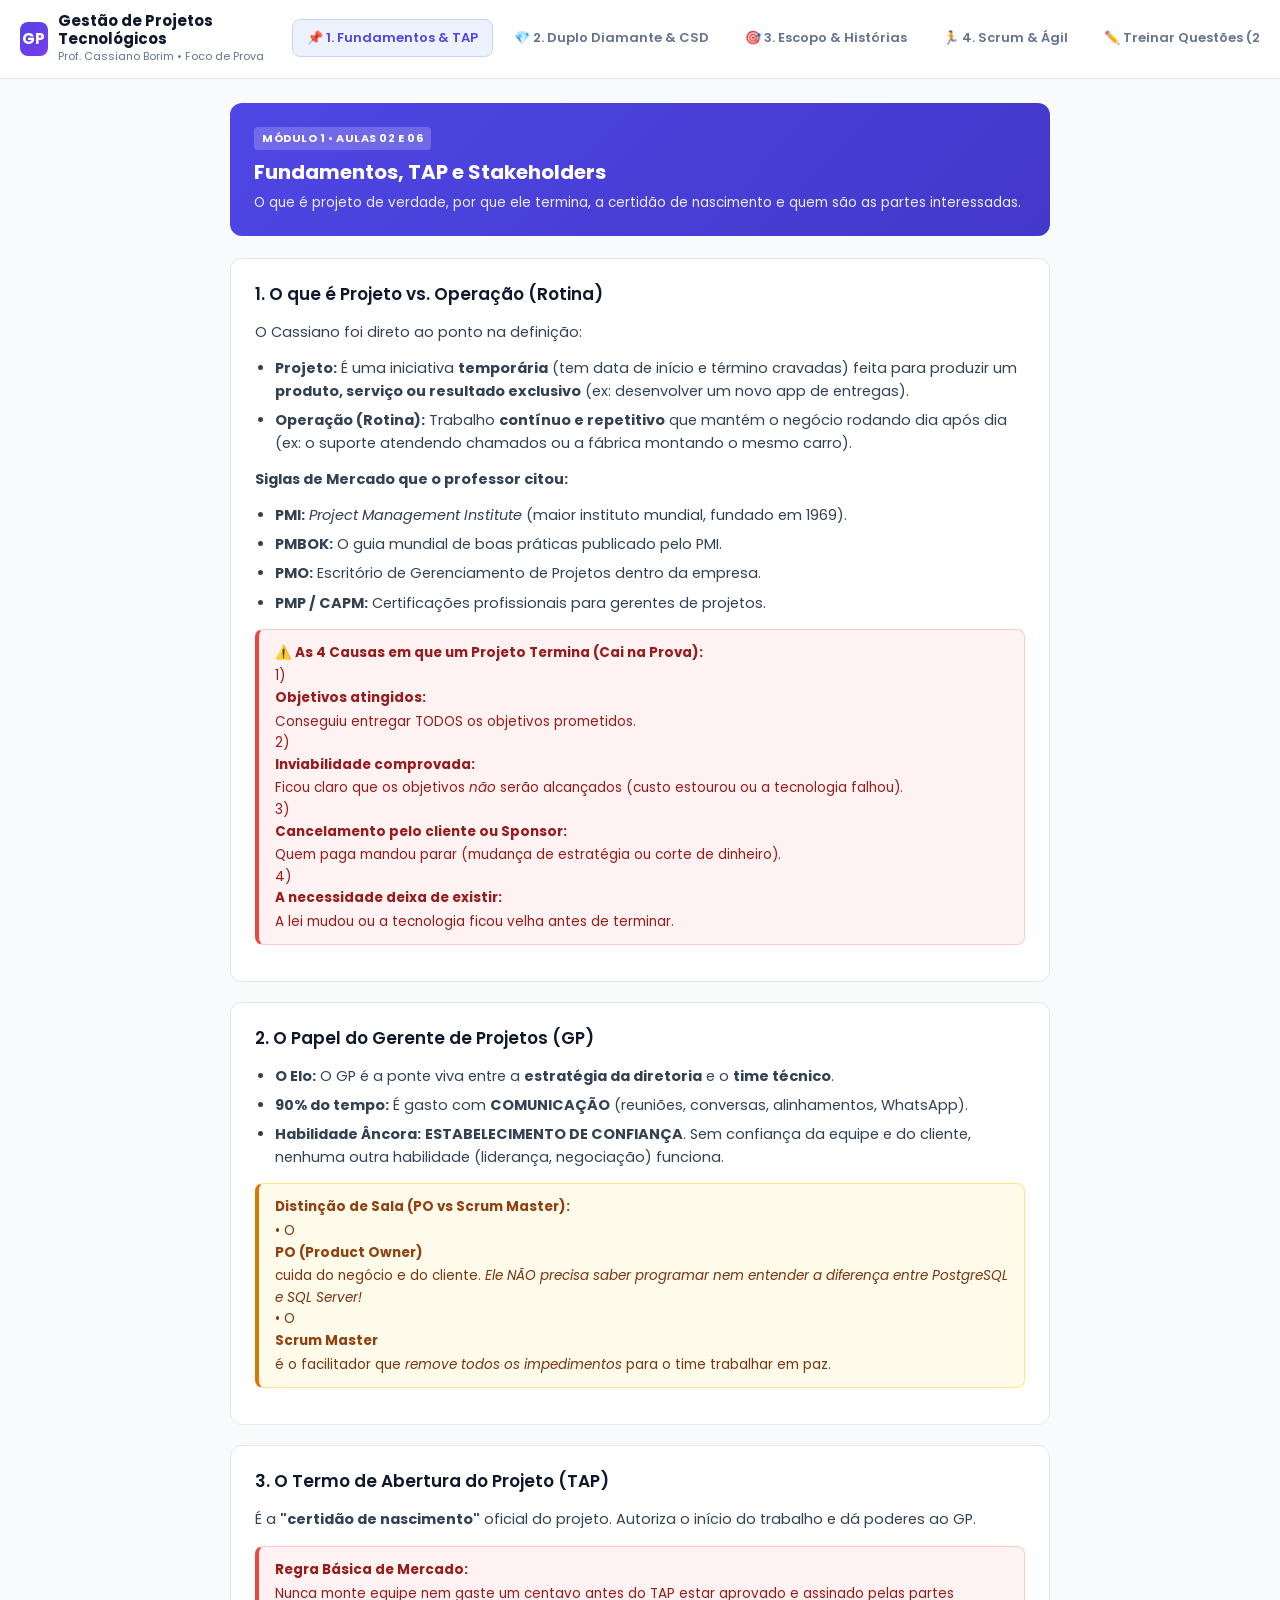
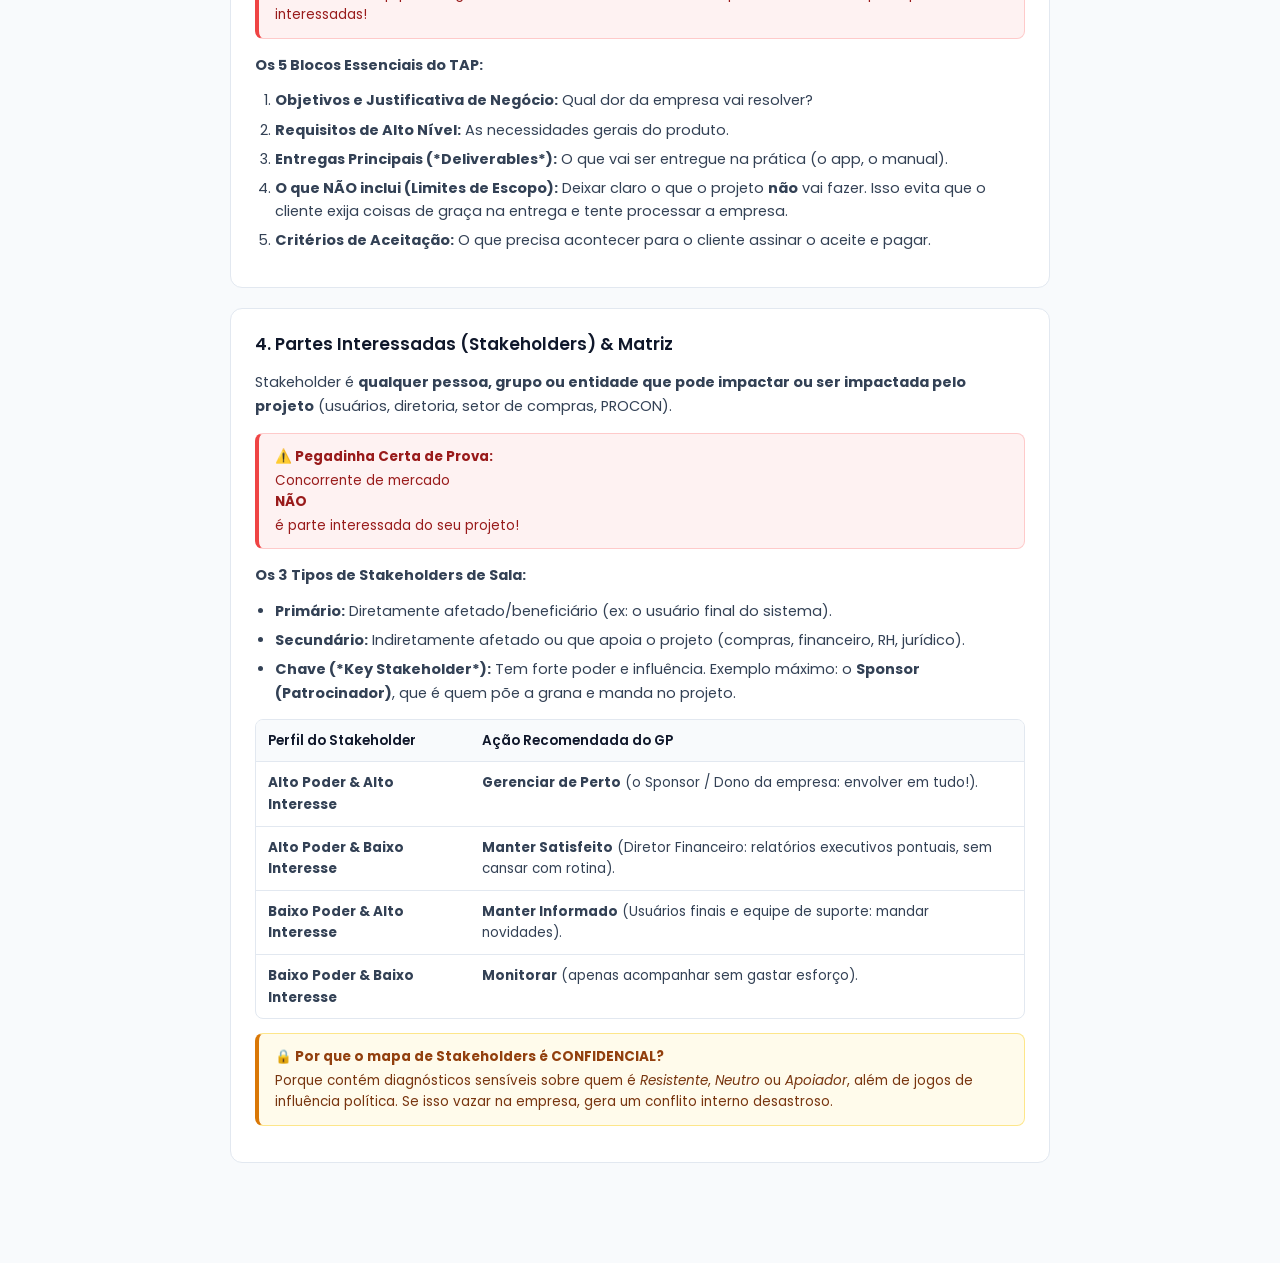
<file: Banco-de-Dados/GESTAO-PROJETOS-TECNOLOGICOS/index.html>
<!DOCTYPE html>
<html lang="pt-BR">
<head>
  <meta charset="UTF-8">
  <meta name="viewport" content="width=device-width, initial-scale=1.0, maximum-scale=5.0">
  <title>Gestão de Projetos Tecnológicos • Prof. Cassiano Borim</title>
  
  <link rel="preconnect" href="https://fonts.googleapis.com">
  <link rel="preconnect" href="https://fonts.gstatic.com" crossorigin>
  <link href="https://fonts.googleapis.com/css2?family=Poppins:wght@400;500;600;700&display=swap" rel="stylesheet">
  
  <style>
    :root {
      --font-main: 'Poppins', sans-serif;
      --bg: #f8fafc;
      --surface: #ffffff;
      --border: #e2e8f0;
      
      --text-dark: #0f172a;
      --text-muted: #64748b;
      
      --primary: #4f46e5;
      --primary-soft: #eef2ff;
      --primary-border: #c7d2fe;
      
      --success: #10b981;
      --success-soft: #ecfdf5;
      --success-text: #065f46;

      --danger: #ef4444;
      --danger-soft: #fef2f2;
      --danger-text: #991b1b;

      --warning-soft: #fffbeb;
      --warning-border: #fde68a;
      --warning-text: #92400e;

      --radius: 12px;
      --transition: 0.2s ease;
    }

    * {
      box-sizing: border-box;
      margin: 0;
      padding: 0;
    }

    body {
      font-family: var(--font-main);
      background-color: var(--bg);
      color: var(--text-dark);
      line-height: 1.6;
      font-size: 15px;
      -webkit-font-smoothing: antialiased;
    }

    /* Barra Superior com Navegação em Pílulas */
    .header-nav {
      position: sticky;
      top: 0;
      background: rgba(255, 255, 255, 0.96);
      backdrop-filter: blur(8px);
      border-bottom: 1px solid var(--border);
      z-index: 100;
      padding: 12px 20px;
      display: flex;
      align-items: center;
      justify-content: space-between;
      gap: 16px;
    }

    .brand-group {
      display: flex;
      align-items: center;
      gap: 10px;
    }

    .brand-icon {
      background: linear-gradient(135deg, #4f46e5, #7c3aed);
      color: white;
      font-weight: 700;
      width: 34px;
      height: 34px;
      border-radius: 8px;
      display: flex;
      align-items: center;
      justify-content: center;
      font-size: 15px;
    }

    .brand-name {
      font-size: 15px;
      font-weight: 700;
      line-height: 1.2;
    }

    .brand-sub {
      font-size: 11px;
      color: var(--text-muted);
    }

    .nav-scroll-wrapper {
      display: flex;
      gap: 6px;
      overflow-x: auto;
      padding-bottom: 2px;
      scrollbar-width: none;
    }

    .nav-scroll-wrapper::-webkit-scrollbar {
      display: none;
    }

    .nav-btn {
      padding: 8px 14px;
      border-radius: 8px;
      border: 1px solid transparent;
      background: none;
      font-family: inherit;
      font-size: 13px;
      font-weight: 600;
      color: var(--text-muted);
      cursor: pointer;
      white-space: nowrap;
      transition: var(--transition);
    }

    .nav-btn:hover {
      background: #f1f5f9;
      color: var(--text-dark);
    }

    .nav-btn.active {
      background: var(--primary-soft);
      color: var(--primary);
      border-color: var(--primary-border);
    }

    /* Container Principal */
    .container {
      max-width: 860px;
      margin: 0 auto;
      padding: 24px 20px 80px;
    }

    .tab-panel {
      display: none;
    }

    .tab-panel.active {
      display: block;
      animation: fadeIn 0.25s ease;
    }

    @keyframes fadeIn {
      from { opacity: 0; transform: translateY(6px); }
      to { opacity: 1; transform: translateY(0); }
    }

    /* Cabeçalho do Módulo */
    .module-banner {
      background: linear-gradient(135deg, #4f46e5, #4338ca);
      color: white;
      padding: 22px 24px;
      border-radius: var(--radius);
      margin-bottom: 22px;
    }

    .module-banner span {
      display: inline-block;
      font-size: 11px;
      font-weight: 700;
      text-transform: uppercase;
      letter-spacing: 0.05em;
      background: rgba(255, 255, 255, 0.2);
      padding: 3px 8px;
      border-radius: 4px;
      margin-bottom: 6px;
    }

    .module-banner h2 {
      font-size: 20px;
      margin-bottom: 4px;
    }

    .module-banner p {
      font-size: 13.5px;
      opacity: 0.9;
    }

    /* Blocos de Conteúdo */
    .content-box {
      background: var(--surface);
      border: 1px solid var(--border);
      border-radius: var(--radius);
      padding: 22px 24px;
      margin-bottom: 20px;
    }

    .content-title {
      font-size: 17px;
      font-weight: 600;
      color: var(--text-dark);
      margin-bottom: 12px;
      display: flex;
      align-items: center;
      gap: 8px;
    }

    .content-body p {
      color: #334155;
      font-size: 14.5px;
      line-height: 1.7;
      margin-bottom: 12px;
    }

    .content-body ul, .content-body ol {
      padding-left: 20px;
      margin-bottom: 12px;
      color: #334155;
    }

    .content-body li {
      margin-bottom: 6px;
      font-size: 14.5px;
    }

    /* Caixas de Destaque */
    .cassiano-box {
      background-color: #fffbeb;
      border: 1px solid #fde68a;
      border-left: 4px solid #d97706;
      border-radius: 8px;
      padding: 12px 16px;
      margin: 14px 0;
      font-size: 13.5px;
      color: #78350f;
    }

    .cassiano-box strong {
      display: block;
      color: #92400e;
      margin-bottom: 2px;
    }

    .alert-box {
      background-color: #fef2f2;
      border: 1px solid #fecaca;
      border-left: 4px solid #ef4444;
      border-radius: 8px;
      padding: 12px 16px;
      margin: 14px 0;
      font-size: 13.5px;
      color: #991b1b;
    }

    .alert-box strong {
      display: block;
      margin-bottom: 2px;
    }

    /* Tabelas compactas */
    .table-wrap {
      overflow-x: auto;
      margin: 14px 0;
      border: 1px solid var(--border);
      border-radius: 8px;
    }

    table {
      width: 100%;
      border-collapse: collapse;
      font-size: 13.5px;
      text-align: left;
    }

    th {
      background: #f8fafc;
      padding: 10px 12px;
      font-weight: 600;
      border-bottom: 1px solid var(--border);
      color: var(--text-dark);
    }

    td {
      padding: 10px 12px;
      border-bottom: 1px solid var(--border);
      color: #334155;
      vertical-align: top;
    }

    tr:last-child td {
      border-bottom: none;
    }

    .tag-badge {
      display: inline-block;
      font-size: 11px;
      font-weight: 700;
      padding: 2px 6px;
      border-radius: 4px;
      margin-right: 4px;
    }

    .tag-red { background: #fee2e2; color: #991b1b; }
    .tag-yellow { background: #fef3c7; color: #92400e; }
    .tag-blue { background: #e0e7ff; color: #3730a3; }
    .tag-green { background: #ecfdf5; color: #065f46; }

    /* Quiz / Exercícios */
    .quiz-filter {
      display: flex;
      gap: 10px;
      background: var(--surface);
      padding: 14px 18px;
      border-radius: var(--radius);
      border: 1px solid var(--border);
      margin-bottom: 20px;
      flex-wrap: wrap;
      align-items: center;
    }

    .filter-select {
      padding: 8px 12px;
      border-radius: 8px;
      border: 1px solid var(--border);
      background: var(--surface);
      font-family: inherit;
      font-size: 13.5px;
      outline: none;
    }

    .question-block {
      background: var(--surface);
      border: 1px solid var(--border);
      border-radius: var(--radius);
      padding: 20px;
      margin-bottom: 18px;
      transition: var(--transition);
    }

    .question-block.correct-border { border-color: var(--success); }
    .question-block.wrong-border { border-color: var(--danger); }

    .q-meta {
      display: flex;
      justify-content: space-between;
      margin-bottom: 10px;
      font-size: 12px;
      font-weight: 600;
      color: var(--text-muted);
    }

    .q-text {
      font-size: 15px;
      font-weight: 600;
      margin-bottom: 16px;
      color: var(--text-dark);
    }

    .opts-list {
      display: flex;
      flex-direction: column;
      gap: 8px;
    }

    .opt-btn {
      display: flex;
      align-items: flex-start;
      gap: 10px;
      width: 100%;
      text-align: left;
      padding: 11px 14px;
      border: 1px solid var(--border);
      border-radius: 8px;
      background: var(--surface);
      font-family: inherit;
      font-size: 14px;
      color: #334155;
      cursor: pointer;
      transition: var(--transition);
    }

    .opt-btn:hover:not(:disabled) {
      background: #f8fafc;
      border-color: var(--primary);
    }

    .opt-btn.correct {
      background: var(--success-soft);
      border-color: var(--success);
      color: var(--success-text);
      font-weight: 600;
    }

    .opt-btn.wrong {
      background: var(--danger-soft);
      border-color: var(--danger);
      color: var(--danger-text);
      font-weight: 600;
    }

    .opt-btn.reveal-correct {
      background: var(--success-soft);
      border-color: #a7f3d0;
      color: var(--success-text);
    }

    .opt-btn:disabled {
      cursor: default;
    }

    .q-feedback {
      display: none;
      margin-top: 14px;
      padding: 12px 14px;
      border-radius: 8px;
      font-size: 13.5px;
      line-height: 1.5;
    }

    .q-feedback.show { display: block; }
    .q-feedback.correct {
      background: var(--success-soft);
      border: 1px solid #a7f3d0;
      color: var(--success-text);
    }
    .q-feedback.wrong {
      background: var(--danger-soft);
      border: 1px solid #fecaca;
      color: var(--danger-text);
    }

    /* Desempenho */
    .perf-cards {
      display: grid;
      grid-template-columns: repeat(auto-fit, minmax(160px, 1fr));
      gap: 12px;
      margin-bottom: 20px;
    }

    .p-card {
      background: var(--surface);
      border: 1px solid var(--border);
      border-radius: var(--radius);
      padding: 16px;
      text-align: center;
    }

    .p-card-val {
      font-size: 26px;
      font-weight: 700;
      color: var(--primary);
    }

    .p-card-label {
      font-size: 12px;
      color: var(--text-muted);
      margin-top: 4px;
    }

    .btn-clear {
      background: var(--danger-soft);
      color: var(--danger-text);
      border: 1px solid #fecaca;
      padding: 10px 16px;
      border-radius: 8px;
      font-weight: 600;
      cursor: pointer;
      font-family: inherit;
      font-size: 13px;
      margin-top: 14px;
    }

    @media (max-width: 768px) {
      .header-nav {
        flex-direction: column;
        align-items: stretch;
        padding: 10px 14px;
      }
      .brand-group {
        justify-content: center;
      }
      .container {
        padding: 16px 12px 60px;
      }
    }
  </style>
</head>
<body>

  <!-- Menu de Navegação Horizontal -->
  <header class="header-nav">
    <div class="brand-group">
      <div class="brand-icon">GP</div>
      <div>
        <div class="brand-name">Gestão de Projetos Tecnológicos</div>
        <div class="brand-sub">Prof. Cassiano Borim • Foco de Prova</div>
      </div>
    </div>

    <nav class="nav-scroll-wrapper">
      <button class="nav-btn active" data-tab="tab-m1">📌 1. Fundamentos & TAP</button>
      <button class="nav-btn" data-tab="tab-m2">💎 2. Duplo Diamante & CSD</button>
      <button class="nav-btn" data-tab="tab-m3">🎯 3. Escopo & Histórias</button>
      <button class="nav-btn" data-tab="tab-m4">🏃 4. Scrum & Ágil</button>
      <button class="nav-btn" data-tab="tab-quiz">✏️ Treinar Questões (22)</button>
      <button class="nav-btn" data-tab="tab-desempenho">📊 Meu Desempenho</button>
    </nav>
  </header>

  <main class="container">

    <!-- ====================================================================
         MÓDULO 1: FUNDAMENTOS, TAP & STAKEHOLDERS
         ==================================================================== -->
    <div id="tab-m1" class="tab-panel active">
      <div class="module-banner">
        <span>Módulo 1 • Aulas 02 e 06</span>
        <h2>Fundamentos, TAP e Stakeholders</h2>
        <p>O que é projeto de verdade, por que ele termina, a certidão de nascimento e quem são as partes interessadas.</p>
      </div>

      <!-- Projeto vs Operação -->
      <div class="content-box">
        <h3 class="content-title">1. O que é Projeto vs. Operação (Rotina)</h3>
        <div class="content-body">
          <p>O Cassiano foi direto ao ponto na definição:</p>
          <ul>
            <li><strong>Projeto:</strong> É uma iniciativa <strong>temporária</strong> (tem data de início e término cravadas) feita para produzir um <strong>produto, serviço ou resultado exclusivo</strong> (ex: desenvolver um novo app de entregas).</li>
            <li><strong>Operação (Rotina):</strong> Trabalho <strong>contínuo e repetitivo</strong> que mantém o negócio rodando dia após dia (ex: o suporte atendendo chamados ou a fábrica montando o mesmo carro).</li>
          </ul>

          <p><strong>Siglas de Mercado que o professor citou:</strong></p>
          <ul>
            <li><strong>PMI:</strong> <em>Project Management Institute</em> (maior instituto mundial, fundado em 1969).</li>
            <li><strong>PMBOK:</strong> O guia mundial de boas práticas publicado pelo PMI.</li>
            <li><strong>PMO:</strong> Escritório de Gerenciamento de Projetos dentro da empresa.</li>
            <li><strong>PMP / CAPM:</strong> Certificações profissionais para gerentes de projetos.</li>
          </ul>

          <div class="alert-box">
            <strong>⚠️ As 4 Causas em que um Projeto Termina (Cai na Prova):</strong>
            1) <strong>Objetivos atingidos:</strong> Conseguiu entregar TODOS os objetivos prometidos.<br>
            2) <strong>Inviabilidade comprovada:</strong> Ficou claro que os objetivos <em>não</em> serão alcançados (custo estourou ou a tecnologia falhou).<br>
            3) <strong>Cancelamento pelo cliente ou Sponsor:</strong> Quem paga mandou parar (mudança de estratégia ou corte de dinheiro).<br>
            4) <strong>A necessidade deixa de existir:</strong> A lei mudou ou a tecnologia ficou velha antes de terminar.
          </div>
        </div>
      </div>

      <!-- O Papel do GP -->
      <div class="content-box">
        <h3 class="content-title">2. O Papel do Gerente de Projetos (GP)</h3>
        <div class="content-body">
          <ul>
            <li><strong>O Elo:</strong> O GP é a ponte viva entre a <strong>estratégia da diretoria</strong> e o <strong>time técnico</strong>.</li>
            <li><strong>90% do tempo:</strong> É gasto com <strong>COMUNICAÇÃO</strong> (reuniões, conversas, alinhamentos, WhatsApp).</li>
            <li><strong>Habilidade Âncora:</strong> <strong>ESTABELECIMENTO DE CONFIANÇA</strong>. Sem confiança da equipe e do cliente, nenhuma outra habilidade (liderança, negociação) funciona.</li>
          </ul>

          <div class="cassiano-box">
            <strong>Distinção de Sala (PO vs Scrum Master):</strong>
            • O <strong>PO (Product Owner)</strong> cuida do negócio e do cliente. <em>Ele NÃO precisa saber programar nem entender a diferença entre PostgreSQL e SQL Server!</em><br>
            • O <strong>Scrum Master</strong> é o facilitador que <em>remove todos os impedimentos</em> para o time trabalhar em paz.
          </div>
        </div>
      </div>

      <!-- TAP -->
      <div class="content-box">
        <h3 class="content-title">3. O Termo de Abertura do Projeto (TAP)</h3>
        <div class="content-body">
          <p>É a <strong>"certidão de nascimento"</strong> oficial do projeto. Autoriza o início do trabalho e dá poderes ao GP.</p>
          <div class="alert-box">
            <strong>Regra Básica de Mercado:</strong> Nunca monte equipe nem gaste um centavo antes do TAP estar aprovado e assinado pelas partes interessadas!
          </div>

          <p><strong>Os 5 Blocos Essenciais do TAP:</strong></p>
          <ol>
            <li><strong>Objetivos e Justificativa de Negócio:</strong> Qual dor da empresa vai resolver?</li>
            <li><strong>Requisitos de Alto Nível:</strong> As necessidades gerais do produto.</li>
            <li><strong>Entregas Principais (*Deliverables*):</strong> O que vai ser entregue na prática (o app, o manual).</li>
            <li><strong>O que NÃO inclui (Limites de Escopo):</strong> Deixar claro o que o projeto <strong>não</strong> vai fazer. Isso evita que o cliente exija coisas de graça na entrega e tente processar a empresa.</li>
            <li><strong>Critérios de Aceitação:</strong> O que precisa acontecer para o cliente assinar o aceite e pagar.</li>
          </ol>
        </div>
      </div>

      <!-- Stakeholders -->
      <div class="content-box">
        <h3 class="content-title">4. Partes Interessadas (Stakeholders) & Matriz</h3>
        <div class="content-body">
          <p>Stakeholder é <strong>qualquer pessoa, grupo ou entidade que pode impactar ou ser impactada pelo projeto</strong> (usuários, diretoria, setor de compras, PROCON).</p>
          
          <div class="alert-box">
            <strong>⚠️ Pegadinha Certa de Prova:</strong> Concorrente de mercado <strong>NÃO</strong> é parte interessada do seu projeto!
          </div>

          <p><strong>Os 3 Tipos de Stakeholders de Sala:</strong></p>
          <ul>
            <li><strong>Primário:</strong> Diretamente afetado/beneficiário (ex: o usuário final do sistema).</li>
            <li><strong>Secundário:</strong> Indiretamente afetado ou que apoia o projeto (compras, financeiro, RH, jurídico).</li>
            <li><strong>Chave (*Key Stakeholder*):</strong> Tem forte poder e influência. Exemplo máximo: o <strong>Sponsor (Patrocinador)</strong>, que é quem põe a grana e manda no projeto.</li>
          </ul>

          <div class="table-wrap">
            <table>
              <thead>
                <tr>
                  <th>Perfil do Stakeholder</th>
                  <th>Ação Recomendada do GP</th>
                </tr>
              </thead>
              <tbody>
                <tr>
                  <td><strong>Alto Poder & Alto Interesse</strong></td>
                  <td><strong>Gerenciar de Perto</strong> (o Sponsor / Dono da empresa: envolver em tudo!).</td>
                </tr>
                <tr>
                  <td><strong>Alto Poder & Baixo Interesse</strong></td>
                  <td><strong>Manter Satisfeito</strong> (Diretor Financeiro: relatórios executivos pontuais, sem cansar com rotina).</td>
                </tr>
                <tr>
                  <td><strong>Baixo Poder & Alto Interesse</strong></td>
                  <td><strong>Manter Informado</strong> (Usuários finais e equipe de suporte: mandar novidades).</td>
                </tr>
                <tr>
                  <td><strong>Baixo Poder & Baixo Interesse</strong></td>
                  <td><strong>Monitorar</strong> (apenas acompanhar sem gastar esforço).</td>
                </tr>
              </tbody>
            </table>
          </div>

          <div class="cassiano-box">
            <strong>🔒 Por que o mapa de Stakeholders é CONFIDENCIAL?</strong>
            Porque contém diagnósticos sensíveis sobre quem é <em>Resistente</em>, <em>Neutro</em> ou <em>Apoiador</em>, além de jogos de influência política. Se isso vazar na empresa, gera um conflito interno desastroso.
          </div>
        </div>
      </div>
    </div>

    <!-- ====================================================================
         MÓDULO 2: DUPLO DIAMANTE & MATRIZ CSD
         ==================================================================== -->
    <div id="tab-m2" class="tab-panel">
      <div class="module-banner">
        <span>Módulo 2 • Aulas 03, 04 e 05</span>
        <h2>Duplo Diamante & Matriz CSD</h2>
        <p>Design Thinking, tipos de pesquisa de mercado e como eliminar o achismo da equipe técnica.</p>
      </div>

      <!-- Duplo Diamante -->
      <div class="content-box">
        <h3 class="content-title">1. O Modelo do Duplo Diamante</h3>
        <div class="content-body">
          <p>O Duplo Diamante divide o desenvolvimento em 4 fases, alternando entre <strong>divergir</strong> (abrir a mente para ideias) e <strong>convergir</strong> (afunilar e tomar decisões):</p>
          
          <div class="table-wrap">
            <table>
              <thead>
                <tr>
                  <th>Fase</th>
                  <th>Tipo de Movimento</th>
                  <th>O que é feito na prática</th>
                </tr>
              </thead>
              <tbody>
                <tr>
                  <td><strong>1. Descobrir</strong> (Discover)</td>
                  <td><span class="tag-badge tag-blue">Divergir</span></td>
                  <td>Pesquisar a fundo, ouvir usuários, entender as dores reais sem julgar.</td>
                </tr>
                <tr>
                  <td><strong>2. Definir</strong> (Define)</td>
                  <td><span class="tag-badge tag-red">Convergir</span></td>
                  <td>Filtrar tudo o que descobriu e escolher <strong>qual problema vale a pena resolver</strong> (1º diamante = Problema certo!).</td>
                </tr>
                <tr>
                  <td><strong>3. Desenvolver</strong> (Develop)</td>
                  <td><span class="tag-badge tag-blue">Divergir</span></td>
                  <td>Brainstorming, desenhar protótipos de baixa e alta fidelidade e testar soluções.</td>
                </tr>
                <tr>
                  <td><strong>4. Entregar</strong> (Deliver)</td>
                  <td><span class="tag-badge tag-red">Convergir</span></td>
                  <td>Testar protótipos com usuários finais, descartar o que não deu certo e lançar o produto (2º diamante = Solução certa!).</td>
                </tr>
              </tbody>
            </table>
          </div>
        </div>
      </div>

      <!-- Pesquisa de Mercado -->
      <div class="content-box">
        <h3 class="content-title">2. Pesquisa de Mercado: Primária vs. Secundária</h3>
        <div class="content-body">
          <ul>
            <li><strong>Pesquisa Primária:</strong> Coletada <strong>diretamente na fonte com os usuários</strong> (entrevistas cara a cara, questionários online, observação direta). <em>Exige o TCLE (Termo de Consentimento Livre e Esclarecido) para proteger os dados do entrevistado.</em></li>
            <li><strong>Pesquisa Secundária (*Desk Research*):</strong> Coletada de <strong>fontes que já existem</strong> na internet ou em livros (dados do IBGE, artigos de mercado, benchmark de concorrentes).</li>
            <li><strong>Qualitativa vs. Quantitativa:</strong>
              <br>• <em>Qualitativa:</em> Busca entender sentimentos, motivos e dores (*"Por que você achou difícil usar esse botão?"*).
              <br>• <em>Quantitativa:</em> Traz métricas e proporções (*"85% dos usuários demoram mais de 3 minutos no cadastro"*).
            </li>
          </ul>
        </div>
      </div>

      <!-- Matriz CSD -->
      <div class="content-box">
        <h3 class="content-title">3. A Matriz CSD (Certezas, Suposições e Dúvidas)</h3>
        <div class="content-body">
          <p>Ferramenta visual em 3 colunas para alinhar a equipe no início do projeto e eliminar o "achismo":</p>
          
          <div class="table-wrap">
            <table>
              <thead>
                <tr>
                  <th style="color: var(--success-text); background: var(--success-soft);">🟢 Certezas</th>
                  <th style="color: var(--warning-text); background: var(--warning-soft);">🟡 Suposições</th>
                  <th style="color: var(--danger-text); background: var(--danger-soft);">🔴 Dúvidas</th>
                </tr>
              </thead>
              <tbody>
                <tr>
                  <td>O que a equipe <strong>já tem certeza comprovada</strong> (por dados ou contrato).</td>
                  <td>O que a equipe <strong>acha que é verdade</strong>, mas ainda não tem prova (hipóteses).</td>
                  <td>O que a equipe <strong>não sabe</strong> e precisa descobrir com urgência.</td>
                </tr>
                <tr>
                  <td><em>Ex: O sistema deve rodar em celulares Android e iOS.</em></td>
                  <td><em>Ex: Achamos que o cliente prefere login com Google em vez de criar senha.</em></td>
                  <td><em>Ex: Qual é o orçamento limite liberado pela diretoria para a nuvem?</em></td>
                </tr>
              </tbody>
            </table>
          </div>

          <div class="cassiano-box">
            <strong>Dinâmica da Matriz CSD na Prática:</strong>
            A matriz é <strong>viva</strong>! As Dúvidas e Suposições guiam as pesquisas com usuários. Conforme são testadas e validadas, elas passam para a coluna de <strong>Certezas</strong> (ou são descartadas).
          </div>
        </div>
      </div>
    </div>

    <!-- ====================================================================
         MÓDULO 3: ESCOPO, HISTÓRIAS & BUGS
         ==================================================================== -->
    <div id="tab-m3" class="tab-panel">
      <div class="module-banner">
        <span>Módulo 3 • Aulas 06, 07 e 08</span>
        <h2>Escopo, Histórias de Usuário & Bugs</h2>
        <p>A pergunta de prova do Jira, a lição de Peter Drucker, INVEST, 3C's e onde fica o bug.</p>
      </div>

      <!-- Escopo e Peter Drucker -->
      <div class="content-box">
        <h3 class="content-title">1. Escopo, Visão do Produto & Peter Drucker</h3>
        <div class="content-body">
          <div class="cassiano-box">
            <strong>Definição Enfática de Escopo:</strong>
            "Escopo nada mais é do que uma <strong>LISTA DE REQUISITOS</strong>. Se alguém falar outra coisa tá errado, tá Jão? Do escopo/requisitos saem as funcionalidades e o backlog."
          </div>

          <p><strong>Visão do Produto (Thundercats):</strong> Descreve o <strong>estado futuro</strong> que o time quer alcançar (<em>"Visão além do alcance!"</em>). Se dois desenvolvedores tiverem visões divergentes (ex: um acha que o app apoia o advogado e o outro acha que substitui), o projeto vira um caos.</p>

          <p><strong>A Frase de Peter Drucker (Cai na Prova!):</strong></p>
          <div class="alert-box">
            <em>"Não há nada tão inútil quanto fazer de forma eficiente o que não deveria ser feito."</em>
          </div>
          <ul>
            <li><strong>80% das funções de software nunca são usadas:</strong> Fazer um código lindo para algo inútil é desperdício de dinheiro.</li>
            <li><strong>O Perigo do Retrabalho:</strong> Retrabalho rouba as horas que deveriam ser gastas no <em>próximo contrato da empresa</em>, atrasando a esteira inteira e quebrando o faturamento.</li>
          </ul>

          <div class="cassiano-box" style="border-left-color: #ef4444;">
            <strong>🚨 PERGUNTA OFICIAL DE PROVA DO JIRA (Palavras do Cassiano):</strong>
            O professor vai mostrar uma foto do Jira com 600 tarefas marcadas como "Alta Prioridade" e perguntar se a empresa é ágil.<br>
            <strong>Como responder para tirar NOTA 100:</strong><br>
            1) <em>"NÃO É ÁGIL: Se tudo é prioridade, **nada é prioridade**."</em><br>
            2) <em>"NÃO É ÁGIL: Ter 600 tarefas paradas no Jira é apenas um backlog inchado sem refinamento, sem estimativa e sem entrega contínua."</em><br>
            3) <em>"NÃO É ÁGIL: Ter ferramenta moderna (Jira) não torna ninguém ágil; agilidade está nas pessoas e nos processos."</em>
          </div>
        </div>
      </div>

      <!-- Histórias de Usuário -->
      <div class="content-box">
        <h3 class="content-title">2. Histórias de Usuário (User Stories)</h3>
        <div class="content-body">
          <p>A história de usuário descreve uma necessidade e deve focar em <strong>entregar valor ao usuário</strong>.</p>
          
          <div class="cassiano-box">
            <strong>Modelo Padrão dos 3W's:</strong><br>
            <strong>Como</strong> [tipo de usuário / persona],<br>
            <strong>Eu quero</strong> [funcionalidade / ação desejada],<br>
            <strong>Para</strong> [benefício / valor de negócio gerado].<br><br>
            <em>Exemplo: "Como cliente, quero salvar produtos na lista de desejos, para encontrá-los e comprá-los mais tarde."</em>
          </div>

          <p><strong>A Técnica dos 3C's (Ron Jeffries):</strong></p>
          <ul>
            <li><strong>1. Cartão (*Card*):</strong> A frase curta anotada no post-it ou cartão virtual.</li>
            <li><strong>2. Conversa (*Conversation*):</strong> A reunião onde o PO, o time e o cliente conversam e tiram dúvidas.</li>
            <li><strong>3. Confirmação (*Confirmation*):</strong> Os <strong>Critérios de Aceite</strong> claros, objetivos e testáveis que comprovam que a história está pronta.</li>
          </ul>

          <p><strong>O Filtro INVEST (Como saber se a história é boa):</strong></p>
          <ul>
            <li><strong>I - Independent:</strong> Não depende de outra história para poder ser feita.</li>
            <li><strong>N - Negotiable:</strong> Negociável entre o time e o PO (não é contrato rígido).</li>
            <li><strong>V - Valuable:</strong> Gera valor perceptível ao cliente/usuário.</li>
            <li><strong>E - Estimable:</strong> O time consegue estimar o esforço e tempo.</li>
            <li><strong>S - Small:</strong> Pequena o suficiente para caber dentro da Sprint.</li>
            <li><strong>T - Testable:</strong> Possui critérios de aceite que permitem ser testada.</li>
          </ul>
        </div>
      </div>

      <!-- Escala de tempo e Bug -->
      <div class="content-box">
        <h3 class="content-title">3. Escala de Tempo & Onde Fica o Bug</h3>
        <div class="content-body">
          <p><strong>A Escala de Tempo ensinada em aula:</strong></p>
          <ul>
            <li>Projeto = <strong>Meses</strong></li>
            <li>Épico = <strong>Semanas</strong></li>
            <li>História de Usuário = <strong>Dias</strong></li>
            <li>Tarefa (*Task*) = <strong>Horas</strong> (atividade técnica do programador: fazer botão de negrito, criar rota).</li>
          </ul>

          <div class="alert-box">
            <strong>🐛 ONDE O BUG DEVE SER ASSOCIADO? (Pegadinha Certa de Prova):</strong>
            O bug deve estar associado diretamente à <strong>TAREFA</strong> técnica que gerou o defeito, e <strong>NUNCA</strong> solto na história inteira!<br><br>
            <strong>Por que?</strong> Por causa da <strong>RASTREABILIDADE</strong>: permite saber qual tarefa técnica causou a falha, quem desenvolveu e medir quanto tempo de retrabalho foi gasto.
          </div>
        </div>
      </div>
    </div>

    <!-- ====================================================================
         MÓDULO 4: SCRUM, CERIMÔNIAS & MANIFESTO ÁGIL
         ==================================================================== -->
    <div id="tab-m4" class="tab-panel">
      <div class="module-banner">
        <span>Módulo 4 • Aula 08</span>
        <h2>Scrum, Cerimônias & Manifesto Ágil</h2>
        <p>Por que Kanban não é metodologia ágil, a analogia da bicicleta e as 4 reuniões do Scrum.</p>
      </div>

      <!-- Scrum vs Kanban -->
      <div class="content-box">
        <h3 class="content-title">1. Scrum vs. Kanban & A Analogia da Bicicleta</h3>
        <div class="content-body">
          <div class="alert-box">
            <strong>⚠️ Frase Enfática do Cassiano em Aula:</strong>
            <strong>Kanban NÃO é metodologia ágil!</strong> É uma ferramenta/método visual de gestão de fluxo de trabalho (*A Fazer ➔ Fazendo ➔ Feito*). O **Scrum** é que é o framework ágil completo.
          </div>

          <div class="cassiano-box">
            <strong>A Analogia da Bicicleta do Cassiano:</strong>
            "Se você aprendeu a andar de bicicleta, você anda numa de fibra de carbono ou numa Barra Forte velha. Na gestão de TI é igual: agilidade é processo, comunicação e entrega de valor. A ferramenta (Jira, Notion, Trello) é secundária!"
          </div>
        </div>
      </div>

      <!-- As 4 Cerimônias -->
      <div class="content-box">
        <h3 class="content-title">2. As 4 Cerimônias do Scrum</h3>
        <div class="content-body">
          <div class="table-wrap">
            <table>
              <thead>
                <tr>
                  <th>Cerimônia</th>
                  <th>Quando acontece</th>
                  <th>Regras e Objetivos de Sala</th>
                </tr>
              </thead>
              <tbody>
                <tr>
                  <td><strong>1. Sprint Planning</strong></td>
                  <td>No 1º dia da Sprint.</td>
                  <td>O PO apresenta os itens do topo do Product Backlog e o time define o que cabe, gerando o <strong>Sprint Backlog</strong>.</td>
                </tr>
                <tr>
                  <td><strong>2. Daily Scrum</strong></td>
                  <td>Todo dia da Sprint.</td>
                  <td>Reunião rápida de <strong>máximo 15 minutos e feita EM PÉ</strong> (para ninguém enrolar). Responde 3 coisas: 1) O que fiz ontem? 2) O que farei hoje? 3) Algum impedimento?</td>
                </tr>
                <tr>
                  <td><strong>3. Sprint Review</strong></td>
                  <td>No final da Sprint com clientes.</td>
                  <td>Demonstração do <strong>software funcionando (incremento)</strong> para colher feedbacks. Não é apresentação de slide!</td>
                </tr>
                <tr>
                  <td><strong>4. Sprint Retrospective</strong></td>
                  <td>Após a Review, antes da próxima Sprint.</td>
                  <td>É o <strong>momento mais interno do time</strong> (sem clientes). Avalia pessoas e processos: <em>O que deu certo? O que deu errado? O que melhorar?</em></td>
                </tr>
              </tbody>
            </table>
          </div>

          <div class="alert-box">
            <strong>Regra das Sprints:</strong> Uma Sprint não deve conter trabalho de Sprints anteriores. Se a Sprint 1 e 2 já fecharam e a equipe está na 3, não faz sentido colocar tarefa na Sprint 1!
          </div>
        </div>
      </div>

      <!-- Manifesto Ágil -->
      <div class="content-box">
        <h3 class="content-title">3. Os 4 Valores do Manifesto Ágil (2001)</h3>
        <div class="content-body">
          <ol>
            <li><strong>Indivíduos e interações</strong> MAIS QUE <em>processos e ferramentas</em>.</li>
            <li><strong>Software funcionando</strong> MAIS QUE <em>documentação abrangente</em>.</li>
            <li><strong>Colaboração com o cliente</strong> MAIS QUE <em>negociação de contratos</em>.</li>
            <li><strong>Responder a mudanças</strong> MAIS QUE <em>seguir um plano</em>.</li>
          </ol>

          <p style="margin-top: 12px; font-size: 14px; color: var(--text-muted);">
            ⚠️ <em>Cuidado na prova:</em> Isso <strong>não</strong> significa abandonar processos ou documentação. Significa apenas que, quando houver conflito, entregar o software funcionando para o cliente tem <strong>maior valor</strong>!
          </p>
        </div>
      </div>
    </div>

    <!-- ====================================================================
         SIMULADO: 22 QUESTÕES PRÁTICAS
         ==================================================================== -->
    <div id="tab-quiz" class="tab-panel">
      <div class="quiz-filter">
        <span style="font-size: 13.5px; font-weight: 600; color: var(--text-muted);">Filtrar Questões:</span>
        <select id="diffFilter" class="filter-select">
          <option value="todos">Todas as 22 Questões</option>
          <option value="facil">Fáceis (Conceito Direto)</option>
          <option value="medio">Médias (Cenários Práticos)</option>
          <option value="dificil">Difíceis (Pegadinhas do Cassiano)</option>
        </select>
        <button id="btnResetCurrent" style="margin-left: auto; padding: 6px 12px; font-size: 12px; border: 1px solid var(--border); border-radius: 6px; background: white; cursor: pointer;">Reiniciar este filtro</button>
      </div>

      <div id="quizContainer">
        <!-- Renderizado via JS -->
      </div>
    </div>

    <!-- ====================================================================
         DESEMPENHO
         ==================================================================== -->
    <div id="tab-desempenho" class="tab-panel">
      <div class="perf-cards">
        <div class="p-card">
          <div class="p-card-val" id="statAccuracy">0%</div>
          <div class="p-card-label">Taxa Geral de Acertos</div>
        </div>
        <div class="p-card">
          <div class="p-card-val" id="statAnswered" style="color: var(--text-dark);">0/22</div>
          <div class="p-card-label">Respondidas</div>
        </div>
        <div class="p-card">
          <div class="p-card-val" id="statCorrect" style="color: var(--success);">0</div>
          <div class="p-card-label">Corretas</div>
        </div>
        <div class="p-card">
          <div class="p-card-val" id="statWrong" style="color: var(--danger);">0</div>
          <div class="p-card-label">Erros</div>
        </div>
      </div>

      <div style="background: white; border: 1px solid var(--border); border-radius: var(--radius); padding: 20px;">
        <h3 style="font-size: 16px; margin-bottom: 8px;">Dica do Professor Cassiano</h3>
        <p id="statFeedbackMsg" style="font-size: 14px; color: var(--text-muted); margin-bottom: 16px;">Você ainda não começou o simulado.</p>
        <button class="btn-clear" id="btnClearStorage">Zerar Histórico e Refazer Tudo</button>
      </div>
    </div>

  </main>

  <script>
    // ==========================================================================
    // 22 QUESTÕES OFICIAIS DO CASSIANO
    // ==========================================================================
    const QUIZ_DATA = [
      {
        id: 'q1',
        difficulty: 'facil',
        prompt: 'Qual é a principal diferença conceitual entre um "Projeto" e uma "Operação (Rotina)"?',
        options: [
          'Projeto não possui orçamento previsto; a operação é auditada.',
          'Projeto é temporário com objetivo de criar um resultado exclusivo; a operação é contínua e repetitiva.',
          'A operação tem prazo certo para terminar; o projeto nunca acaba.',
          'Projeto visa apenas corrigir bugs; a operação cria novas tecnologias.'
        ],
        correct: 1,
        explanation: 'Projeto tem início, meio e fim e gera algo exclusivo. Operação é o trabalho contínuo e rotineiro (ex: suporte atendendo chamados).'
      },
      {
        id: 'q2',
        difficulty: 'medio',
        prompt: 'Se uma lei mudar e tornar o produto inútil antes do fim, qual é o motivo formal do encerramento do projeto?',
        options: [
          'Alcance pleno de todos os objetivos.',
          'A necessidade do projeto deixou de existir.',
          'Falta de competência técnica da equipe de programadores.',
          'Estouro de cronograma na Daily.'
        ],
        correct: 1,
        explanation: 'Das 4 causas de encerramento ensinadas pelo Cassiano: quando a necessidade do projeto deixa de existir (mudança legal, obsolescência).'
      },
      {
        id: 'q3',
        difficulty: 'dificil',
        prompt: 'No Termo de Abertura (TAP), por que é fundamental documentar "O que o projeto NÃO inclui" (Limites de Escopo)?',
        options: [
          'Para demitir funcionários sem justa causa.',
          'Para evitar que o cliente exija funcionalidades extras de graça na entrega e proteger a empresa.',
          'Porque o PMBOK proíbe sistemas com mais de duas telas.',
          'Para aumentar os juros contratuais do projeto.'
        ],
        correct: 1,
        explanation: 'Deixar registrado o que NÃO vai ser feito é o escudo do GP contra clientes que tentam empurrar adicionais de graça sem reajuste.'
      },
      {
        id: 'q4',
        difficulty: 'medio',
        prompt: 'Qual competência o Prof. Cassiano classificou como a "habilidade âncora" do Gerente de Projetos?',
        options: [
          'Programar em Java e configurar bancos SQL.',
          'Estabelecimento de Confiança (sem ela nenhuma outra habilidade funciona).',
          'Técnicas de Coaching empresarial.',
          'Preencher gráficos de Gantt secretamente.'
        ],
        correct: 1,
        explanation: 'O GP passa 90% do tempo se comunicando, e a habilidade que serve de âncora para todas as outras é o Estabelecimento de Confiança.'
      },
      {
        id: 'q5',
        difficulty: 'facil',
        prompt: 'Quais são as 4 etapas sequenciais do modelo Duplo Diamante?',
        options: [
          'Descobrir, Definir, Desenvolver e Entregar.',
          'Planejar, Executar, Monitorar e Controlar.',
          'Codificar, Testar, Homologar e Publicar.',
          'A Fazer, Fazendo, Em Teste e Feito.'
        ],
        correct: 0,
        explanation: 'Descobrir (diverge problema), Definir (converge problema), Desenvolver (diverge solução), Entregar (converge solução).'
      },
      {
        id: 'q6',
        difficulty: 'medio',
        prompt: 'Entrevistas cara a cara e formulários aplicados diretamente com usuários reais são:',
        options: [
          'Pesquisa Secundária (Desk Research).',
          'Pesquisa Primária (coletada direto na fonte com os envolvidos, exigindo TCLE).',
          'Pesquisa Hipotética sem validade.',
          'Pesquisa de Escopo Fechado.'
        ],
        correct: 1,
        explanation: 'Pesquisa Primária é coletada diretamente com os usuários. Pesquisa Secundária é o que já existe em relatórios e internet.'
      },
      {
        id: 'q7',
        difficulty: 'dificil',
        prompt: 'Na Matriz CSD, qual o comportamento correto da equipe em relação às "Suposições" e "Dúvidas"?',
        options: [
          'Apagar tudo para trabalhar só com as Certezas contratuais.',
          'Investigar e validar através de pesquisas até se transformarem em Certezas (ou serem descartadas).',
          'Virar código imediatamente sem pesquisar nada.',
          'Deixar intocadas até o final do ano.'
        ],
        correct: 1,
        explanation: 'A Matriz CSD é viva! Suposições e Dúvidas guiam as pesquisas até virarem Certezas comprovadas ou serem eliminadas.'
      },
      {
        id: 'q8',
        difficulty: 'facil',
        prompt: 'Quem é o Stakeholder Chave denominado "Sponsor" (Patrocinador)?',
        options: [
          'O estagiário responsável pela ata das reuniões.',
          'A pessoa ou entidade que fornece os recursos financeiros e autorização máxima para o projeto.',
          'A empresa concorrente que lança um produto similar.',
          'O testador que acha defeitos no sistema.'
        ],
        correct: 1,
        explanation: 'O Sponsor é quem banca a verba e dá sustentação política para o projeto acontecer.'
      },
      {
        id: 'q9',
        difficulty: 'medio',
        prompt: 'O Diretor Financeiro tem ALTO poder, mas BAIXO interesse no dia a dia da tela. Como o GP deve agir?',
        options: [
          'Monitorar com esforço mínimo ignorando mensagens.',
          'Manter Satisfeito (relatórios executivos pontuais sem cansar com rotina operacional).',
          'Obrigar a participar das reuniões diárias de 15 minutos em pé.',
          'Tratar como concorrente.'
        ],
        correct: 1,
        explanation: 'Alto Poder / Baixo Interesse = Manter Satisfeito (prestar contas sem sobrecarregar de detalhes técnicos).'
      },
      {
        id: 'q10',
        difficulty: 'dificil',
        prompt: 'Por que o mapeamento de Stakeholders é de caráter estritamente restrito e confidencial?',
        options: [
          'Porque tem as senhas de servidores de produção.',
          'Porque contém avaliações sensíveis de comportamento (quem resiste, quem apoia) e influência política.',
          'Porque a lei proíbe desenvolvedores de saber quem é o patrocinador.',
          'Porque apenas o marketing pode visualizar nomes.'
        ],
        correct: 1,
        explanation: 'O mapa avalia se a pessoa é resistente ou apoiadora e jogos de poder. Se vazar, causa uma crise política enorme.'
      },
      {
        id: 'q11',
        difficulty: 'facil',
        prompt: 'Nas palavras literais do Prof. Cassiano em sala, o que é "Escopo"?',
        options: [
          'O lucro anual estimado para a diretoria.',
          'É a lista de requisitos. Se falar outra coisa tá errado!',
          'A quantidade de telas desenhadas no Figma.',
          'O número de bugs no Jira.'
        ],
        correct: 1,
        explanation: 'Fala de sala: "Que é escopo? Se alguém ensinou alguma coisa diferente pra você, está errado, tá Jão? Nada mais é do que uma lista de requisitos."'
      },
      {
        id: 'q12',
        difficulty: 'medio',
        prompt: 'O que Peter Drucker e o Cassiano destacaram sobre as funcionalidades de softwares?',
        options: [
          'Que programadores não devem fazer testes.',
          'Que até 80% das funções de software nunca são usadas; fazer coisa inútil gera retrabalho que queima outros contratos.',
          'Que documentação vale mais que código rodando.',
          'Que clientes sabem tudo com perfeição no primeiro dia.'
        ],
        correct: 1,
        explanation: '80% dos recursos nunca são usados. Fazer o inútil com eficiência é queimar dinheiro e atrasar a esteira inteira da empresa.'
      },
      {
        id: 'q13',
        difficulty: 'dificil',
        prompt: '🚨 [QUESTÃO DE PROVA]: O Jira tem 600 tarefas todas marcadas com "Alta Prioridade". Essa empresa é ágil?',
        options: [
          'Sim, porque usa Jira e tem muitos requisitos cadastrados.',
          'NÃO! Se tudo é prioridade, nada é prioridade. É só um backlog inchado sem gestão de valor.',
          'Sim, porque prioridade alta significa agilidade máxima.',
          'Sim, porque o PO eliminou a necessidade de Dailies.'
        ],
        correct: 1,
        explanation: 'Resposta nota 100 de prova: NÃO É ÁGIL! Se tudo é prioridade, nada é prioridade. Ter ferramenta moderna não significa agilidade.'
      },
      {
        id: 'q14',
        difficulty: 'medio',
        prompt: 'Por que o professor usou a analogia dos Thundercats ("Visão além do alcance") para a Visão do Produto?',
        options: [
          'Porque sem o logotipo do desenho o cliente cancela o contrato.',
          'Porque se os membros tiverem visões divergentes, o projeto começa junto e vira um caos no final.',
          'Porque o Scrum só serve para estúdios de desenho.',
          'Para falar de cinema no lugar de gestão.'
        ],
        correct: 1,
        explanation: 'Se a equipe não enxerga o mesmo futuro para o produto, cada um rema para um lado e a entrega final é um desastre.'
      },
      {
        id: 'q15',
        difficulty: 'facil',
        prompt: 'Qual o formato padrão dos 3W\'s para História de Usuário?',
        options: [
          'Como [persona], eu quero [funcionalidade], para [benefício/valor].',
          'Quando [data], onde [servidor], por que [orçamento].',
          'Se [condição], então [comando], senão [erro].',
          'Quem [dev], qual [tabela SQL], quanto [salário].'
        ],
        correct: 0,
        explanation: 'Como [tipo de usuário], eu quero [ação], para [benefício/valor que vou receber].'
      },
      {
        id: 'q16',
        difficulty: 'medio',
        prompt: 'Nos 3C\'s (Cartão, Conversa, Confirmação), o que é a "Confirmação"?',
        options: [
          'O comprovante bancário da mensalidade.',
          'Os Critérios de Aceite objetivos e testáveis que eliminam dúvidas de interpretação.',
          'O aperto de mão no fim do dia.',
          'O e-mail de parabéns.'
        ],
        correct: 1,
        explanation: 'Confirmação são os Critérios de Aceitação testáveis que comprovam que a história está pronta.'
      },
      {
        id: 'q17',
        difficulty: 'dificil',
        prompt: 'Qual é a escala de tempo ensinada pelo professor para o "tamanho das coisas"?',
        options: [
          'Projeto (horas) ➔ Épico (dias) ➔ História (semanas) ➔ Tarefa (meses).',
          'Projeto (meses) ➔ Épico (semanas) ➔ História (dias) ➔ Tarefa (horas).',
          'Tarefa (meses) ➔ História (semanas) ➔ Épico (dias) ➔ Projeto (horas).',
          'Tudo dura exatamente 15 minutos.'
        ],
        correct: 1,
        explanation: 'Projeto = meses; Épico = semanas; História de Usuário = dias; Tarefa técnica = horas.'
      },
      {
        id: 'q18',
        difficulty: 'dificil',
        prompt: '🐛 [PEGADINHA DE SALA]: Onde o Bug DEVE ser associado, e por qual motivo?',
        options: [
          'No Termo de Abertura (TAP).',
          'Diretamente à TAREFA técnica que gerou o defeito, para dar rastreabilidade e medir o retrabalho.',
          'Solto no Backlog sem ligar a nada.',
          'Diretamente ao cliente.'
        ],
        correct: 1,
        explanation: 'O bug fica na TAREFA técnica que gerou o erro para garantir rastreabilidade (quem fez, onde deu erro e medir retrabalho).'
      },
      {
        id: 'q19',
        difficulty: 'facil',
        prompt: 'Qual foi a afirmação categórica do Cassiano sobre Scrum e Kanban?',
        options: [
          'Kanban é o framework ágil completo e Scrum é só o quadro.',
          'Kanban NÃO é metodologia ágil! É só uma ferramenta visual de fluxo (A Fazer / Fazendo / Feito). Scrum é o framework.',
          'Ambos são idênticos sem nenhuma diferença.',
          'Nenhum dos dois se aplica a software.'
        ],
        correct: 1,
        explanation: 'Kanban é só ferramenta visual de fluxo de trabalho. Scrum é o framework ágil com cerimônias e papéis.'
      },
      {
        id: 'q20',
        difficulty: 'medio',
        prompt: 'O que o Cassiano criticou com a "analogia da bicicleta"?',
        options: [
          'Que programador deve ir de bicicleta trabalhar.',
          'A dependência cega de ferramentas: quem sabe gerir usa qualquer uma; o processo e as pessoas vêm antes da ferramenta.',
          'Que softwares caros garantem o sucesso.',
          'Que gestão tradicional é mais rápida.'
        ],
        correct: 1,
        explanation: 'Se aprendeu a pedalar, anda em qualquer bike. Na gestão é igual: quem sabe gerir usa Jira, Notion ou parede. A ferramenta é secundária.'
      },
      {
        id: 'q21',
        difficulty: 'medio',
        prompt: 'Qual a diferença entre a Sprint Review e a Sprint Retrospective?',
        options: [
          'Review mostra o software funcionando aos clientes; Retrospectiva é reunião interna do time para avaliar processos e pessoas.',
          'Review planeja a Sprint; Retrospectiva é onde o time tira férias.',
          'Retrospectiva é feita com a imprensa; Review é secreta.',
          'São sinônimos para a Daily de 15 minutos.'
        ],
        correct: 0,
        explanation: 'Review = demonstrar o produto funcionando aos clientes. Retrospectiva = reunião estritamente interna do time para melhorar o processo.'
      },
      {
        id: 'q22',
        difficulty: 'dificil',
        prompt: 'O Manifesto Ágil diz: "Software funcionando mais que documentação abrangente". O que isso quer dizer?',
        options: [
          'Que é proibido documentar qualquer coisa em projetos ágeis.',
          'Isso não significa abandonar a documentação, mas sim que entregar o software funcionando para o cliente tem maior valor.',
          'Que contratos não têm validade na TI.',
          'Que a empresa não deve responder a mudanças.'
        ],
        correct: 1,
        explanation: 'Não abandona processos nem documentos, mas quando há conflito, software funcionando e valor entregue são prioridades!'
      }
    ];

    // ==========================================================================
    // CONTROLE DE ESTADO
    // ==========================================================================
    const STORAGE_KEY = 'gestao_definitiva_v4';
    let progress = { answers: {} };

    function loadProgress() {
      try {
        const saved = localStorage.getItem(STORAGE_KEY);
        if (saved) progress = JSON.parse(saved);
      } catch (e) {}
    }

    function saveProgress() {
      try {
        localStorage.setItem(STORAGE_KEY, JSON.stringify(progress));
      } catch (e) {}
    }

    // ==========================================================================
    // ABAS
    // ==========================================================================
    function initTabs() {
      const btns = document.querySelectorAll('.nav-btn');
      const panels = document.querySelectorAll('.tab-panel');

      btns.forEach(btn => {
        btn.addEventListener('click', () => {
          const target = btn.getAttribute('data-tab');
          btns.forEach(b => b.classList.remove('active'));
          panels.forEach(p => p.classList.remove('active'));

          btn.classList.add('active');
          const panel = document.getElementById(target);
          if (panel) {
            panel.classList.add('active');
            window.scrollTo({ top: 0, behavior: 'smooth' });
          }

          if (target === 'tab-desempenho') updateStats();
        });
      });
    }

    // ==========================================================================
    // RENDERIZAR QUIZ
    // ==========================================================================
    function renderQuiz() {
      const container = document.getElementById('quizContainer');
      const diff = document.getElementById('diffFilter').value;

      const filtered = QUIZ_DATA.filter(q => (diff === 'todos' || q.difficulty === diff));
      container.innerHTML = '';

      const letters = ['A', 'B', 'C', 'D'];

      filtered.forEach((q, idx) => {
        const state = progress.answers[q.id];
        const isAnswered = !!state;

        const block = document.createElement('div');
        block.className = 'question-block';
        if (isAnswered) {
          block.classList.add(state.isCorrect ? 'correct-border' : 'wrong-border');
        }

        let optsHtml = '';
        q.options.forEach((opt, oIdx) => {
          let btnClass = 'opt-btn';
          if (isAnswered) {
            if (oIdx === state.selected) {
              btnClass += state.isCorrect ? ' correct' : ' wrong';
            } else if (oIdx === q.correct && !state.isCorrect) {
              btnClass += ' reveal-correct';
            }
          }

          optsHtml += `
            <button class="${btnClass}" data-qid="${q.id}" data-opt="${oIdx}" ${isAnswered ? 'disabled' : ''}>
              <strong style="font-size: 12px; min-width: 16px;">${letters[oIdx]})</strong>
              <span>${opt}</span>
            </button>
          `;
        });

        let fbHtml = '';
        if (isAnswered) {
          fbHtml = `
            <div class="q-feedback show ${state.isCorrect ? 'correct' : 'wrong'}">
              <strong>${state.isCorrect ? '✅ Acertou (Nota 100 com o Cassiano)!' : '❌ Errou! Cuidado com a pegadinha:'}</strong> ${q.explanation}
            </div>
          `;
        }

        block.innerHTML = `
          <div class="q-meta">
            <span>Questão ${idx + 1} de ${filtered.length}</span>
            <span style="text-transform: capitalize;">${q.difficulty === 'dificil' ? 'Pegadinha de Prova' : q.difficulty}</span>
          </div>
          <div class="q-text">${q.prompt}</div>
          <div class="opts-list" id="opts-${q.id}">${optsHtml}</div>
          ${fbHtml}
        `;

        container.appendChild(block);
      });

      container.querySelectorAll('.opt-btn').forEach(btn => {
        btn.addEventListener('click', handleAnswer);
      });
    }

    function handleAnswer(e) {
      const btn = e.currentTarget;
      const qId = btn.getAttribute('data-qid');
      const optIdx = parseInt(btn.getAttribute('data-opt'), 10);
      const q = QUIZ_DATA.find(item => item.id === qId);

      const isCorrect = (optIdx === q.correct);
      progress.answers[qId] = { selected: optIdx, isCorrect: isCorrect };
      saveProgress();
      renderQuiz();
    }

    // ==========================================================================
    // ESTATÍSTICAS
    // ==========================================================================
    function updateStats() {
      const answeredKeys = Object.keys(progress.answers);
      const total = answeredKeys.length;
      let correct = 0;
      answeredKeys.forEach(k => {
        if (progress.answers[k].isCorrect) correct++;
      });
      const wrong = total - correct;
      const accuracy = total > 0 ? Math.round((correct / total) * 100) : 0;

      document.getElementById('statAccuracy').textContent = `${accuracy}%`;
      document.getElementById('statAnswered').textContent = `${total}/22`;
      document.getElementById('statCorrect').textContent = correct;
      document.getElementById('statWrong').textContent = wrong;

      const msg = document.getElementById('statFeedbackMsg');
      if (total === 0) {
        msg.textContent = 'Você ainda não começou a responder o simulado.';
      } else if (accuracy >= 80) {
        msg.textContent = '🔥 Excelente! Você dominou os conceitos do Cassiano e tá preparado pra gabaritar.';
      } else if (accuracy >= 60) {
        msg.textContent = '👍 Bom ritmo! Releia os blocos com o aviso de pegadinha em vermelho nos módulos.';
      } else {
        msg.textContent = '💡 Dê uma revisada nos módulos 1 a 4 antes de tentar as questões difíceis.';
      }
    }

    // ==========================================================================
    // INICIALIZAÇÃO
    // ==========================================================================
    document.addEventListener('DOMContentLoaded', () => {
      loadProgress();
      initTabs();
      renderQuiz();

      document.getElementById('diffFilter').addEventListener('change', renderQuiz);

      document.getElementById('btnResetCurrent').addEventListener('click', () => {
        const diff = document.getElementById('diffFilter').value;
        const targets = QUIZ_DATA.filter(q => (diff === 'todos' || q.difficulty === diff));
        if (confirm(`Quer reiniciar as ${targets.length} questões exibidas?`)) {
          targets.forEach(q => delete progress.answers[q.id]);
          saveProgress();
          renderQuiz();
        }
      });

      document.getElementById('btnClearStorage').addEventListener('click', () => {
        if (confirm('Quer apagar todo o histórico para recomeçar o simulado do zero?')) {
          progress = { answers: {} };
          saveProgress();
          renderQuiz();
          updateStats();
          alert('Pronto! Histórico zerado.');
        }
      });
    });
  </script>
</body>
</html>
</file>
